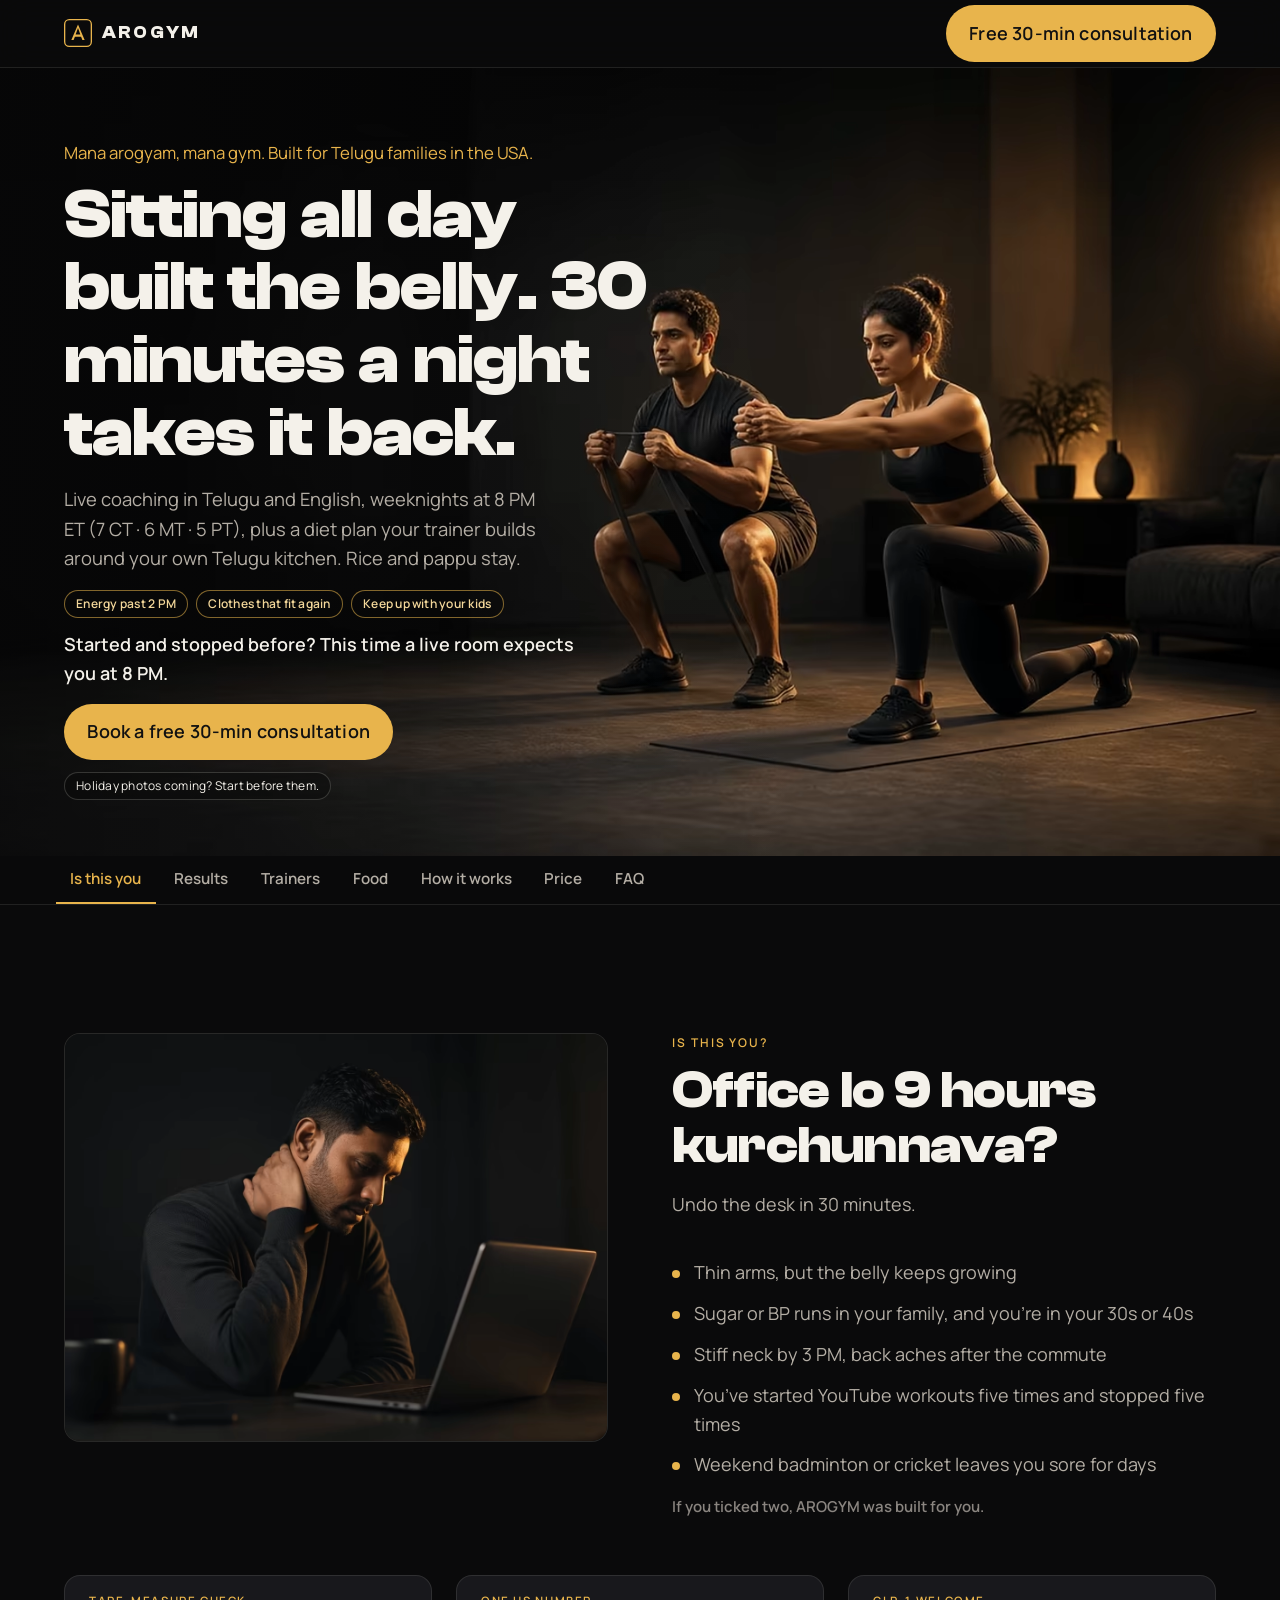
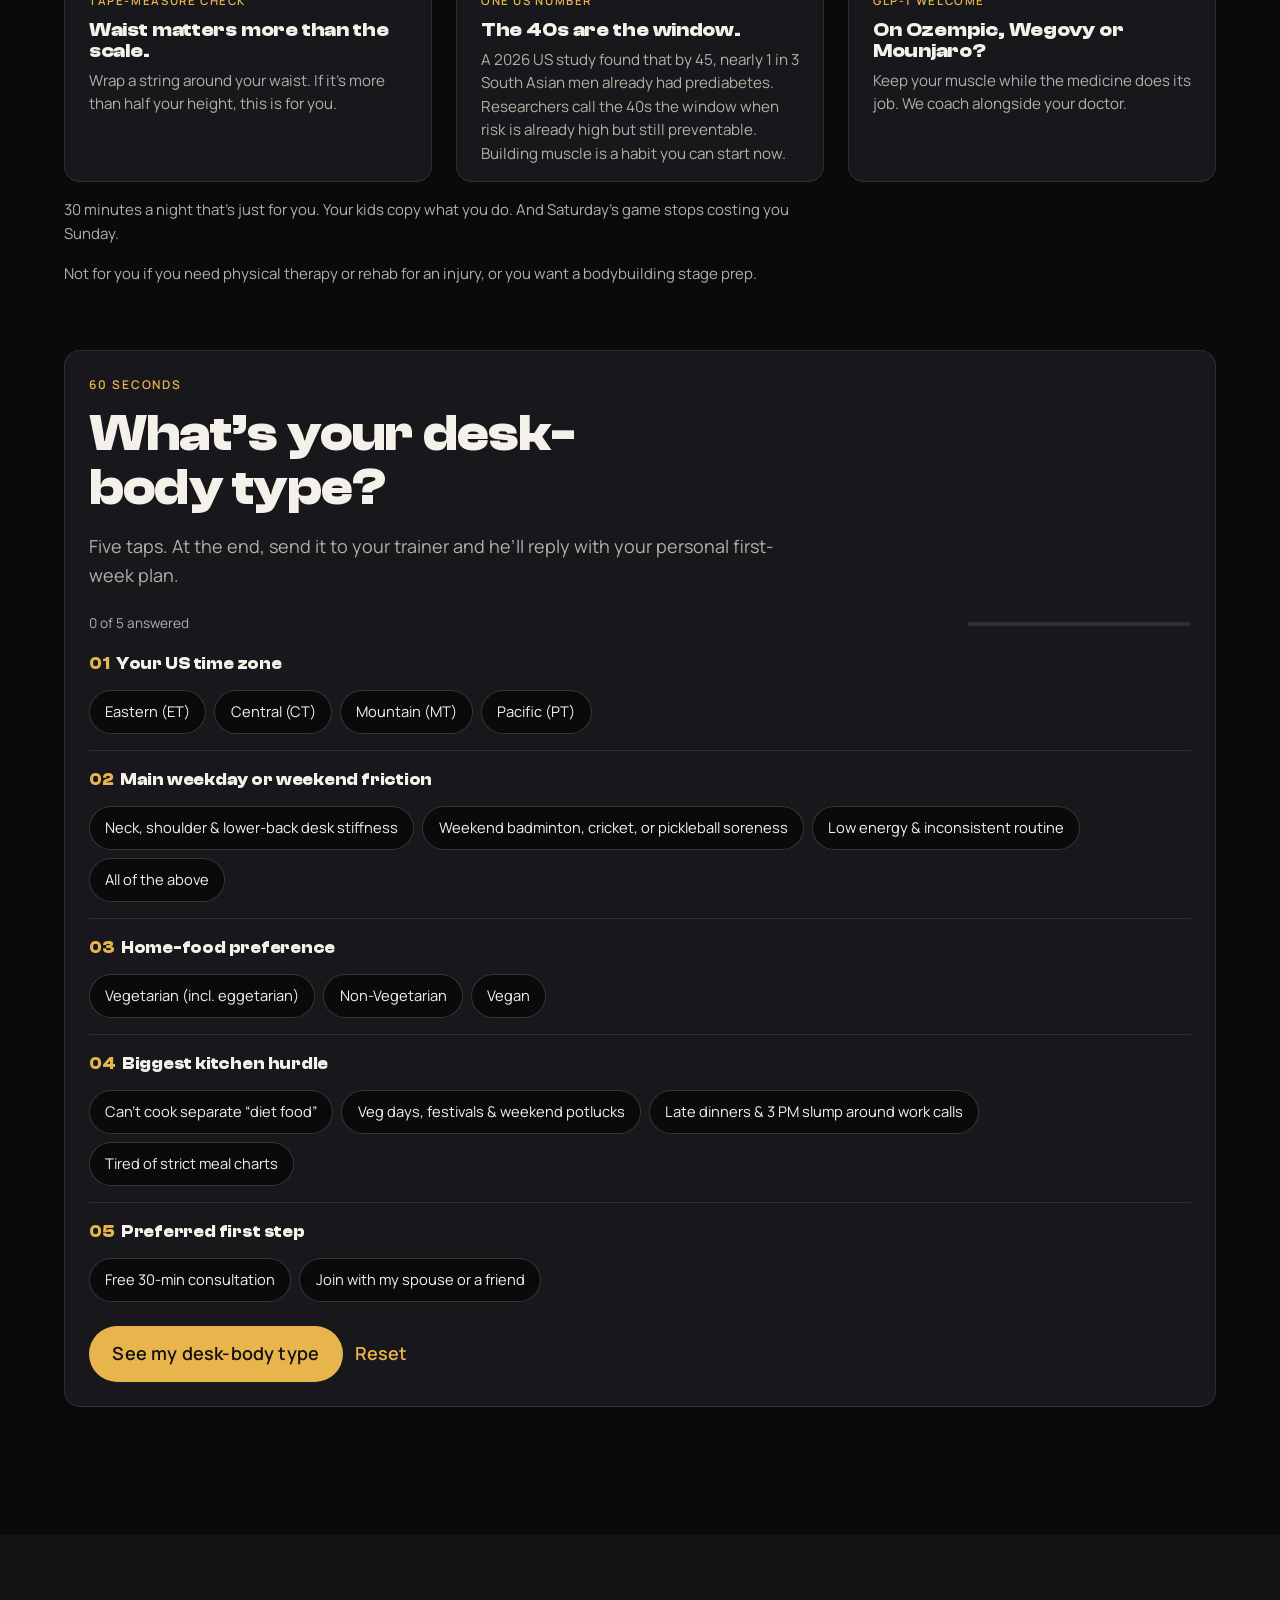
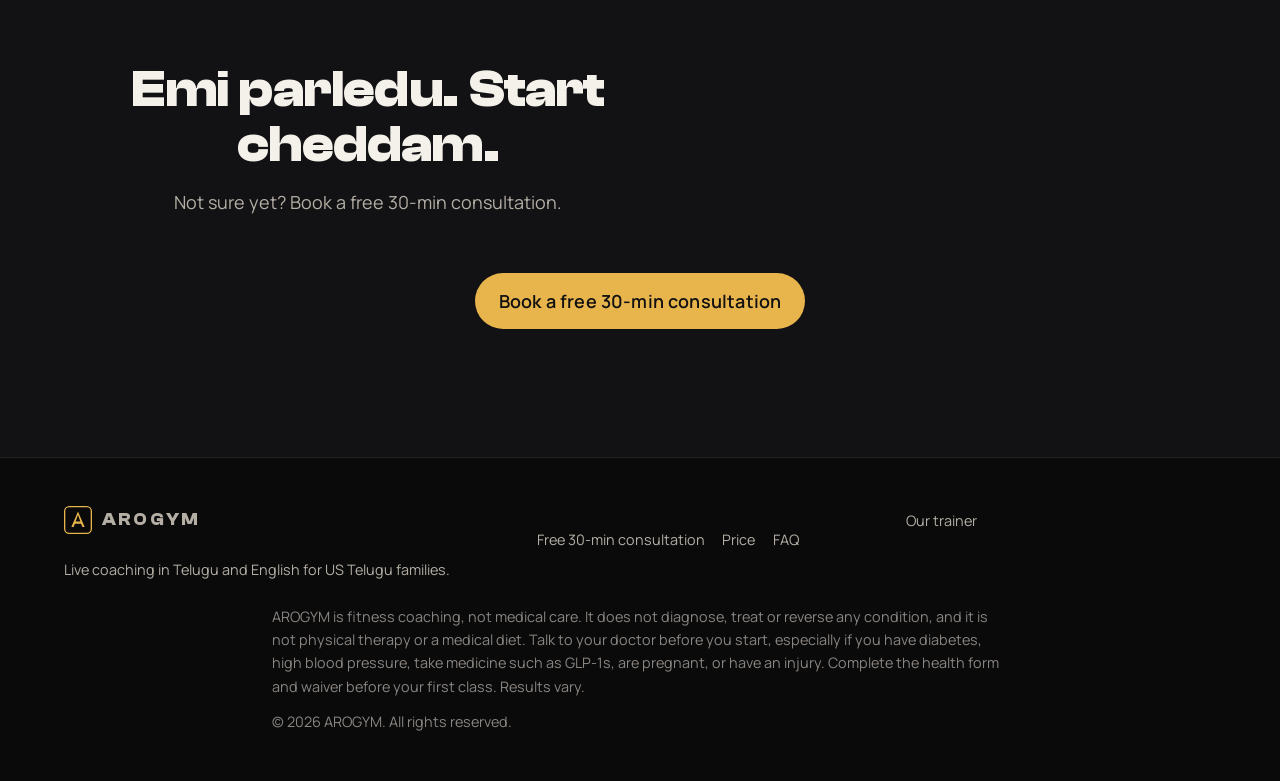
<file: site/index.html>
<!DOCTYPE html>
<html lang="en" class="no-js">
<head>
  <meta charset="utf-8">
  <meta name="viewport" content="width=device-width, initial-scale=1">
  <script>document.documentElement.classList.replace("no-js","js");</script>
  <title>AROGYM — Lose the desk belly. Keep your rice. Live Telugu coaching in the US</title>
  <meta name="description" content="30-minute live Zoom classes in Telugu and English, weeknights at 8 PM ET, with our trainer. Book a free 30-min consultation. 30-day challenge starts Jan 4: $49 for 22 live classes.">
  <meta name="theme-color" content="#0a0a0b">
  <link rel="canonical" href="https://arogym.pages.dev/">
  <meta property="og:type" content="website">
  <meta property="og:url" content="https://arogym.pages.dev/">
  <meta property="og:site_name" content="AROGYM">
  <meta property="og:title" content="AROGYM — Mana arogyam, mana gym.">
  <meta property="og:description" content="Lose the desk belly. Keep your rice. Live Zoom classes in Telugu and English for US Telugu professionals and families. Book a free 30-min consultation.">
  <meta property="og:image" content="https://arogym.pages.dev/img/og-brand-hero.jpg">
  <meta property="og:image:width" content="1200">
  <meta property="og:image:height" content="630">
  <meta property="og:image:alt" content="Two adults training together in a calm dark home studio — AROGYM coaching for strength and mobility.">
  <meta name="twitter:card" content="summary_large_image">
  <meta name="twitter:title" content="AROGYM — Mana arogyam, mana gym.">
  <meta name="twitter:description" content="Lose the desk belly. Keep your rice. Book a free 30-min consultation.">
  <meta name="twitter:image" content="https://arogym.pages.dev/img/og-brand-hero.jpg">
  <link rel="icon" href="favicon.svg" type="image/svg+xml">
  <link rel="preload" href="fonts/clash-display-700.woff2" as="font" type="font/woff2" crossorigin>
  <link rel="preload" href="fonts/manrope-latin.woff2" as="font" type="font/woff2" crossorigin>
  <link rel="preload" href="img/brand-hero.avif" as="image" type="image/avif">
  <link rel="stylesheet" href="fonts.css">
  <link rel="stylesheet" href="styles.css">
</head>
<body>
  <a class="skip" href="#main">Skip to content</a>

  <header class="nav">
    <div class="nav__inner">
      <a class="wordmark" href="#top" aria-label="AROGYM home">
        <img class="wordmark__mark" src="img/mark.svg" width="32" height="32" alt="">
        <span class="wordmark__name">AROGYM</span>
      </a>
      <a class="btn btn--primary nav__cta" href="#consult" data-config="calendlyUrl" data-config-mode="href" data-config-blank="true">Free 30-min consultation</a>
    </div>
  </header>

  <main id="main">
    <!-- 1 · Hero -->
    <section class="hero" id="top" aria-label="AROGYM live coaching">
      <div class="hero__media">
        <picture>
          <source type="image/avif" srcset="img/brand-hero.avif">
          <source type="image/webp" srcset="img/brand-hero.webp">
          <img src="img/brand-hero.jpg" width="1600" height="900" alt="Two adults training together in a calm dark home studio." decoding="async" fetchpriority="high" loading="eager">
        </picture>
      </div>
      <div class="hero__shade" aria-hidden="true"></div>
      <div class="hero__content">
        <p class="hero__eyebrow">Mana arogyam, mana gym. Built for Telugu families in the USA.</p>
        <h1 class="hero__promise">Sitting all day built the belly. 30 minutes a night takes it back.</h1>
        <p class="hero__lead">Live coaching in Telugu and English, weeknights at <span data-config="classTimeLabel">8 PM ET</span> (7 CT · 6 MT · 5 PT), plus a diet plan your trainer builds around your own Telugu kitchen. Rice and pappu stay.</p>
        <ul class="chips chips--benefits" aria-label="What you get">
          <li>Energy past 2 PM</li>
          <li>Clothes that fit again</li>
          <li>Keep up with your kids</li>
        </ul>
        <p class="hero__restart">Started and stopped before? This time a live room expects you at 8 PM.</p>
        <div class="btn-row">
          <a class="btn btn--primary" href="#consult" data-config="calendlyUrl" data-config-mode="href" data-config-blank="true">Book a free 30-min consultation</a>
        </div>
        <ul class="chips">
          <li>Holiday photos coming? Start before them.</li>
          <li data-slot="couplesPrice" hidden><span data-config="couplesPriceLabel"></span></li>
        </ul>
      </div>
    </section>

    <nav class="tabs" aria-label="Sections">
      <div class="tabs__list" role="tablist">
        <a class="tabs__tab is-active" id="tab-is-this-you" href="#is-this-you" role="tab" aria-controls="panel-is-this-you" aria-selected="true">Is this you</a>
        <a class="tabs__tab" id="tab-results" href="#results" role="tab" aria-controls="panel-results" aria-selected="false" tabindex="-1">Results</a>
        <a class="tabs__tab" id="tab-trainers" href="#trainers" role="tab" aria-controls="panel-trainers" aria-selected="false" tabindex="-1">Trainers</a>
        <a class="tabs__tab" id="tab-food" href="#food" role="tab" aria-controls="panel-food" aria-selected="false" tabindex="-1">Food</a>
        <a class="tabs__tab" id="tab-how" href="#how" role="tab" aria-controls="panel-how" aria-selected="false" tabindex="-1">How it works</a>
        <a class="tabs__tab" id="tab-pricing" href="#pricing" role="tab" aria-controls="panel-pricing" aria-selected="false" tabindex="-1">Price</a>
        <a class="tabs__tab" id="tab-faq" href="#faq" role="tab" aria-controls="panel-faq" aria-selected="false" tabindex="-1">FAQ</a>
      </div>
    </nav>


    <div class="tabpanel is-active" id="panel-is-this-you" role="tabpanel" aria-labelledby="tab-is-this-you" tabindex="-1">
    <!-- 2 · Is this you? -->
    <section class="section" id="is-this-you">
      <div class="wrap">
        <div class="feature reveal">
          <figure class="feature__media">
            <picture>
              <source type="image/avif" srcset="img/wfh-posture.avif">
              <source type="image/webp" srcset="img/wfh-posture.webp">
              <img src="img/wfh-posture.jpg" width="1200" height="900" alt="A professional at a laptop desk, stretching a stiff neck." loading="lazy" decoding="async">
            </picture>
          </figure>
          <div>
            <p class="section__kicker">Is this you?</p>
            <h2 class="section__title">Office lo 9 hours kurchunnava?</h2>
            <p class="section__lead">Undo the desk in 30 minutes.</p>
            <ul class="get-list">
              <li>Thin arms, but the belly keeps growing</li>
              <li>Sugar or BP runs in your family, and you’re in your 30s or 40s</li>
              <li>Stiff neck by 3 PM, back aches after the commute</li>
              <li>You’ve started YouTube workouts five times and stopped five times</li>
              <li>Weekend badminton or cricket leaves you sore for days</li>
            </ul>
            <p class="feature__fact"><strong>If you ticked two, AROGYM was built for you.</strong></p>
          </div>
        </div>
        <div class="pref-grid reveal">
          <article class="pref-card">
            <p class="pref-card__kicker">Tape-measure check</p>
            <h3>Waist matters more than the scale.</h3>
            <p>Wrap a string around your waist. If it’s more than half your height, this is for you.</p>
          </article>
          <article class="pref-card">
            <p class="pref-card__kicker">One US number</p>
            <h3>The 40s are the window.</h3>
            <p>A 2026 US study found that by 45, nearly 1 in 3 South Asian men already had prediabetes. Researchers call the 40s the window when risk is already high but still preventable. Building muscle is a habit you can start now.</p>
          </article>
          <article class="pref-card">
            <p class="pref-card__kicker">GLP-1 welcome</p>
            <h3>On Ozempic, Wegovy or Mounjaro?</h3>
            <p>Keep your muscle while the medicine does its job. We coach alongside your doctor.</p>
          </article>
        </div>
        <p class="pref-nuance reveal">30 minutes a night that’s just for you. Your kids copy what you do. And Saturday’s game stops costing you Sunday.</p>
        <p class="pref-nuance reveal">Not for you if you need physical therapy or rehab for an injury, or you want a bodybuilding stage prep.</p>

        <div class="fitcheck reveal" id="fit-check">
          <div class="fitcheck__head">
            <p class="section__kicker">60 seconds</p>
            <h2 class="section__title">What’s your desk-body type?</h2>
            <p class="section__lead">Five taps. At the end, send it to your trainer and he’ll reply with your personal first-week plan.</p>
          </div>
          <div id="fitcheck-app" class="fitcheck__app">
            <p class="consult__fallback">The quiz needs JavaScript. Jump to the <a href="#consult" data-config="calendlyUrl" data-config-mode="href" data-config-blank="true">free 30-min consultation</a> instead.</p>
          </div>
        </div>
      </div>
    </section>
    </div>

    <div class="tabpanel" id="panel-results" role="tabpanel" aria-labelledby="tab-results" tabindex="-1">
    <!-- 3 · Watch one class (hidden slot: add a real class clip, then set slots.classVideo = true) -->
    <section class="section section--alt" id="watch" data-slot="classVideo" hidden>
      <div class="wrap">
        <p class="section__kicker">Watch one class</p>
        <h2 class="section__title">See a real AROGYM class.</h2>
        <div class="slot-body" data-slot-body="classVideo"><!-- TODO: real class video embed goes here --></div>
      </div>
    </section>

    <!-- 4 · Real people, real numbers (slot ON: Manu-supplied proof, Nov 25) -->
    <section class="section" id="results" data-slot="testimonials">
      <div class="wrap">
        <p class="section__kicker">Real people, real numbers</p>
        <h2 class="section__title">People like you already did it.</h2>
        <div class="slot-body" data-slot-body="testimonials">
          <div class="proof-photos proof-photos--results">
            <figure class="proof-photo proof-photo--tagged">
              <span class="proof-tag proof-tag--before" aria-hidden="true">Before</span><span class="proof-tag proof-tag--after" aria-hidden="true">After</span>
              <picture>
                <source type="image/avif" srcset="img/proof-kurta.avif">
                <source type="image/webp" srcset="img/proof-kurta.webp">
                <img src="img/proof-kurta.jpg" width="640" height="640" alt="Before and after photos of a woman in a kurta, one of our trainer’s in-person clients." loading="lazy" decoding="async">
              </picture>
            </figure>
            <figure class="proof-photo">
              <picture>
                <source type="image/avif" srcset="img/proof-back.avif">
                <source type="image/webp" srcset="img/proof-back.webp">
                <img src="img/proof-back.jpg" width="584" height="532" alt="Before and after back view of a man in a gym locker room, one of our trainer’s in-person clients." loading="lazy" decoding="async">
              </picture>
            </figure>
          </div>
          <p class="proof-note">Results from our trainer’s in-person clients in Hyderabad. Individual results vary.</p>
          <a class="proof-link" href="https://www.instagram.com/reel/C2hdXPsRw-4/" rel="noopener noreferrer" target="_blank">
            <span class="proof-link__tag">Instagram reel · Torque Fitness</span>
            <span class="proof-link__title">Watch Vaishnavi’s 3-month journey →</span>
          </a>
          <!-- HOLD until Manu confirms: ba-kid.jpg (minor), ba-locker-front-unlabeled.jpg -->
        </div>
      </div>
    </section>
    </div>

    <div class="tabpanel" id="panel-trainers" role="tabpanel" aria-labelledby="tab-trainers" tabindex="-1">
    <!-- 7 · Trainers -->
    <section class="section" id="trainers">
      <span id="anish" class="anchor-alias" aria-hidden="true"></span>
      <div class="wrap">
        <p class="section__kicker">Trainers</p>
        <h2 class="section__title">Mee trainers.</h2>
        <article class="trainer-card reveal" aria-labelledby="trainer-anish">
          <div class="trainer-card__head">
            <figure class="trainer-card__photo">
              <picture>
                <source type="image/avif" srcset="img/trainer.avif">
                <source type="image/webp" srcset="img/trainer.webp">
                <img src="img/trainer.jpg" width="600" height="800" alt="Coach Anish Jakkula seated on a gym bench, taking a mirror photo." loading="lazy" decoding="async">
              </picture>
            </figure>
            <div class="trainer-card__body">
              <p class="trainer-card__label">Advanced Premier Trainer</p>
              <h3 class="trainer-card__name" id="trainer-anish">Anish Jakkula</h3>
              <p class="trainer-card__years"><strong>11 years</strong> coaching in Hyderabad</p>
              <p>Anish helps busy professionals get strong without a gym. He speaks your language, knows your kitchen, and coaches you live, not through an app. His clients include Torque Fitness members in Hyderabad.</p>
              <!-- Hidden slot: verified certifications + people coached. Set slots.coachCredentials = true when real. -->
              <ul class="get-list" data-slot="coachCredentials" hidden>
                <li data-config="coachCertsLabel"></li>
                <li data-config="coachClientsLabel"></li>
              </ul>
              <p><a href="https://www.instagram.com/anish_jakkula" rel="noopener noreferrer">Instagram @anish_jakkula</a></p>
            </div>
          </div>
          <h4 class="trainer-card__sub">Client results with Anish</h4>
          <div class="proof-photos proof-photos--two">
            <figure class="proof-photo">
              <picture>
                <source type="image/avif" srcset="img/proof-vivek.avif">
                <source type="image/webp" srcset="img/proof-vivek.webp">
                <img src="img/proof-vivek.jpg" width="592" height="582" alt="Before and after photos of a young man, one of Anish’s in-person clients." loading="lazy" decoding="async">
              </picture>
              <figcaption>60 days, 13 kg</figcaption>
            </figure>
            <figure class="proof-photo">
              <picture>
                <source type="image/avif" srcset="img/proof-reddy.avif">
                <source type="image/webp" srcset="img/proof-reddy.webp">
                <img src="img/proof-reddy.jpg" width="588" height="557" alt="Before and after photos of a young man at a Hyderabad gym, one of Anish’s in-person clients." loading="lazy" decoding="async">
              </picture>
              <figcaption>4 months, 13 kg</figcaption>
            </figure>
          </div>
          <p class="proof-note">Results from Anish’s in-person clients in Hyderabad. Individual results vary.</p>
          <h4 class="trainer-card__sub">What his clients say</h4>
          <div class="proof-quotes">
            <blockquote class="proof-quote">
              <p>“I have been training with Anish for more than three months now... his expertise and passion for fitness was evident. He introduced me to new movements and advanced training where I learnt so much about proper form and techniques. These have not only improved my workouts but also boosted my confidence.”</p>
              <footer><strong>Preethi R.</strong><span>Google review, trained with Anish at Torque Fitness, Hyderabad</span></footer>
            </blockquote>
            <blockquote class="proof-quote">
              <p>“I have been training at Torque Fitness with Anish for the last 3 months... Anish’s expertise and knowledge has been very helpful and I have noticed significant changes in my body since I started.”</p>
              <footer><strong>Divya A.</strong><span>Google review, trained with Anish at Torque Fitness, Hyderabad</span></footer>
            </blockquote>
            <blockquote class="proof-quote">
              <p>“Anish is an exceptional trainer... His expertise, clear communication, and motivating approach make working out both effective and enjoyable.”</p>
              <footer><strong>Sridevi K.</strong><span>Google review, trained with Anish at Torque Fitness, Hyderabad</span></footer>
            </blockquote>
            <blockquote class="proof-quote">
              <p>“Anish is an amazing trainer! He really knows his stuff and makes workouts fun and effective... If you want to reach your fitness goals with someone who cares, Anish is the guy to go to!”</p>
              <footer><strong>Chaitanya P.</strong><span>Google review, trained with Anish at Torque Fitness, Hyderabad</span></footer>
            </blockquote>
          </div>
        </article>
        <article class="trainer-card trainer-card--soon" aria-label="More trainers coming soon">
          <p class="trainer-card__label">Coming soon</p>
          <h3 class="trainer-card__name">More trainers coming soon.</h3>
          <p>We’re adding more Telugu-speaking coaches. Anish leads the Jan 4 challenge.</p>
        </article>
      </div>
    </section>
    </div>

    <div class="tabpanel" id="panel-food" role="tabpanel" aria-labelledby="tab-food" tabindex="-1">
    <!-- 5 · Your food stays -->
    <section class="section" id="food">
      <div class="wrap">
        <div class="feature reveal">
          <figure class="feature__media">
            <picture>
              <source type="image/avif" srcset="img/food-home.avif">
              <source type="image/webp" srcset="img/food-home.webp">
              <img src="img/food-home.jpg" width="1200" height="900" alt="Hands tempering spices in an iron pan on a home stove." loading="lazy" decoding="async">
            </picture>
          </figure>
          <div>
            <p class="section__kicker te">మన ఇంటి భోజనం</p>
            <h2 class="section__title">Mee food stays. No foreign meal plans. No quitting rice.</h2>
            <p class="section__lead">Pappu-annam, pesarattu, chicken curry, curd rice: we work with what your family already eats. Small swaps, more protein, smarter portions, and a plan for Sankranti sweets.</p>
            <p class="section__lead">No fixed recipes or diet charts. Your trainer customizes your plan around the Telugu food you usually cook at home.</p>
            <ul class="chips chips--static">
              <li>Veg</li><li>Non-veg</li><li>Eggetarian</li><li>Vegan</li>
            </ul>
          </div>
        </div>
        <ul class="food-gallery">
          <li>
            <figure class="food-card">
              <img src="images/food/pesarattu.webp" width="800" height="600" alt="Folded green pesarattu on a plate beside a small bowl of green chutney." loading="lazy" decoding="async">
              <figcaption><span class="food-card__name">Pesarattu</span></figcaption>
            </figure>
          </li>
          <li>
            <figure class="food-card">
              <img src="images/food/pappu-rice.webp" width="800" height="600" alt="Steamed white rice next to a bowl of tomato pappu and a cucumber salad." loading="lazy" decoding="async">
              <figcaption><span class="food-card__name">Pappu &amp; rice</span></figcaption>
            </figure>
          </li>
          <li>
            <figure class="food-card">
              <img src="images/food/ragi-mudde.webp" width="800" height="600" alt="Two dark ragi sangati balls on a steel plate beside a bowl of green curry." loading="lazy" decoding="async">
              <figcaption><span class="food-card__name">Ragi sangati</span></figcaption>
            </figure>
          </li>
          <li>
            <figure class="food-card">
              <img src="images/food/chicken-curry.webp" width="800" height="600" alt="Andhra chicken curry on a plate with brown rice and a chopped salad." loading="lazy" decoding="async">
              <figcaption><span class="food-card__name">Andhra chicken curry</span></figcaption>
            </figure>
          </li>
          <li>
            <figure class="food-card">
              <img src="images/food/paneer-tikka.webp" width="800" height="600" alt="Grilled paneer tikka with peppers and onion, served with lemon and cucumber." loading="lazy" decoding="async">
              <figcaption><span class="food-card__name">Paneer tikka</span></figcaption>
            </figure>
          </li>
          <li>
            <figure class="food-card">
              <img src="images/food/idli-sambar.webp" width="800" height="600" alt="Four idlis on a banana leaf with bowls of sambar and coconut chutney." loading="lazy" decoding="async">
              <figcaption><span class="food-card__name">Idli &amp; sambar</span></figcaption>
            </figure>
          </li>
          <li>
            <figure class="food-card">
              <img src="images/food/vegetable-upma.webp" width="800" height="600" alt="Vegetable upma in a steel bowl, with peas, carrots, beans, and curry leaves." loading="lazy" decoding="async">
              <figcaption><span class="food-card__name">Vegetable upma</span></figcaption>
            </figure>
          </li>
          <li>
            <figure class="food-card">
              <img src="images/food/hyderabadi-biryani.webp" width="800" height="600" alt="Hyderabadi biryani with chicken, a boiled egg, salad, and raita." loading="lazy" decoding="async">
              <figcaption><span class="food-card__name">Hyderabadi biryani</span></figcaption>
            </figure>
          </li>
        </ul>
        <p class="food-gallery__note">Food images are AI-generated illustrations.</p>
      </div>
    </section>
    </div>

    <div class="tabpanel" id="panel-how" role="tabpanel" aria-labelledby="tab-how" tabindex="-1">
    <!-- 6 · How it works -->
    <section class="section" id="how">
      <div class="wrap">
        <p class="section__kicker reveal">How it works</p>
        <h2 class="section__title reveal">Ela pani chestundi? 3 steps.</h2>
        <ol class="steps steps--three">
          <li class="step reveal">
            <div class="step__num" aria-hidden="true">01</div>
            <h3>Book a free 30-min consultation</h3>
            <p>Talk with your trainer about your week and the food you already cook. Bring your spouse, your amma, your roommate.</p>
            <a class="btn btn--primary" href="#consult" data-config="calendlyUrl" data-config-mode="href" data-config-blank="true">Book a free 30-min consultation</a>
          </li>
          <li class="step reveal">
            <div class="step__num" aria-hidden="true">02</div>
            <h3>Join the 30 days</h3>
            <p>Jan 4 to Feb 2, weeknights at <span data-config="classTimeLabel">8 PM ET</span>. Every class is recorded, so you can watch later if 5 PM PT is too early.</p>
            <a href="#pricing">See the price</a>
          </li>
          <li class="step reveal">
            <div class="step__num" aria-hidden="true">03</div>
            <h3>Show up. Your trainer does the rest.</h3>
            <p>Mee body, mee pace. Mee trainer adjusts every move for you, plus a weekly food check-in on WhatsApp.</p>
          </li>
        </ol>
      </div>
    </section>



    <!-- Consult -->
    <section class="section section--alt" id="consult">
      <div class="wrap">
        <div class="consult reveal">
          <div class="consult__intro">
            <p class="section__kicker">Free 1:1 call</p>
            <h2 class="section__title">Talk to your trainer for 30 minutes.</h2>
            <p class="section__lead">Leave with 3 moves and 1 food change, whether you join or not. Times show in your own US time zone.</p>
          </div>
          <div id="consult-prefill-banner" class="consult__prefill-banner" hidden></div>
          <div id="consult-booking" class="consult__booking">
            <p class="consult__fallback">The time picker needs JavaScript. <a href="#consult" data-config="calendlyUrl" data-config-mode="href" data-config-blank="true">Book a free 30-min consultation</a>, or <a href="#trainers">message our trainer</a> with your US time zone and a few times that work.</p>
          </div>
        </div>
      </div>
    </section>
    </div>

    <div class="tabpanel" id="panel-pricing" role="tabpanel" aria-labelledby="tab-pricing" tabindex="-1">
    <!-- 8 · Price -->
    <section class="section" id="pricing">
      <div class="wrap">
        <p class="section__kicker reveal">The 30-day challenge</p>
        <h2 class="section__title reveal">Okka price. 22 live classes.</h2>
        <p class="section__lead reveal">$<span data-config="earlyBirdPrice">49</span> for 22 live classes, Jan 4 to Feb 2, every weekday. Under $2.50 a class. Founding price until Dec 24, then $<span data-config="standardPrice">79</span>.</p>
        <p class="section__lead reveal" data-enroll-status>Enrollment opens December 14, 2026.</p>
        <div class="price-grid">
          <article class="price-card price-card--featured reveal" data-early-bird-card>
            <p class="price-card__label" data-early-bird-state>Founding price, through December 24, 2026</p>
            <p class="price-card__amt"><span>$</span><span data-config="earlyBirdPrice">49</span></p>
            <p>22 live classes plus recordings.</p>
            <!-- TODO: Stripe Payment Link — Founding $49 -->
            <a class="btn btn--primary" href="#" data-config="stripeEarlyBird" data-config-mode="href" data-todo="stripe-early-bird">Join at $<span data-config="earlyBirdPrice">49</span></a>
          </article>
          <article class="price-card reveal">
            <p class="price-card__label">After Dec 24</p>
            <p class="price-card__amt"><span>$</span><span data-config="standardPrice">79</span></p>
            <p>Same 22 classes, enrollment through <span data-config="enrollEndLabel">January 2, 2027</span>.</p>
            <!-- TODO: Stripe Payment Link — Standard $79 -->
            <a class="btn btn--ghost" href="#" data-config="stripeStandard" data-config-mode="href" data-todo="stripe-standard">Join at $<span data-config="standardPrice">79</span></a>
          </article>
          <!-- Hidden slot: couples price. Set couplesPrice + slots.couplesPrice = true once Manu decides. -->
          <article class="price-card reveal" data-slot="couplesPrice" hidden>
            <p class="price-card__label">Couples</p>
            <p class="price-card__amt"><span>$</span><span data-config="couplesPrice"></span></p>
            <p data-config="couplesPriceLabel"></p>
            <a class="btn btn--ghost" href="#" data-config="stripeCouples" data-config-mode="href" data-todo="stripe-couples">Join together</a>
          </article>
        </div>
        <div class="value-anchor reveal">
          <p class="value-anchor__tag">Not sure yet?</p>
          <h3><a href="#consult" data-config="calendlyUrl" data-config-mode="href" data-config-blank="true">Book a free 30-min consultation</a></h3>
        </div>
        <!-- Hidden slot: founding families wall (real names with permission only). -->
        <div class="slot-body reveal" data-slot="foundingWall" hidden><!-- TODO: founding families --></div>
        <p class="price-note">Prices in USD, paid through Stripe. Coaching, not medical advice; see the note at the bottom of the page.</p>
      </div>
    </section>
    </div>

    <div class="tabpanel" id="panel-faq" role="tabpanel" aria-labelledby="tab-faq" tabindex="-1">
    <!-- 9 · FAQ -->
    <section class="section" id="faq">
      <div class="wrap">
        <p class="section__kicker reveal">FAQ</p>
        <h2 class="section__title reveal">Doubts unnaya?</h2>
        <div class="faq reveal">
          <details>
            <summary>Can I eat rice?</summary>
            <p>Yes. We work on portions and what goes with your rice, not on quitting it.</p>
          </details>
          <details>
            <summary>I’m vegetarian. How do I get protein?</summary>
            <p>Your trainer helps you add protein from the food your family already cooks, whether you’re veg, eggetarian or vegan. Small swaps, not a new menu.</p>
          </details>
          <details>
            <summary>Can my wife and I join together?</summary>
            <p>Yes. Two mats in one living room works great. Ask your trainer about joining as a household on your free call.</p>
          </details>
          <details>
            <summary>What if I’m the heaviest one there?</summary>
            <p>Everyone starts somewhere. Your trainer gives an easier version of every move, and you go at your own pace.</p>
          </details>
          <details>
            <summary>What if I miss a class?</summary>
            <p>Every class is recorded, so you can catch up the same night or the next morning.</p>
          </details>
          <details>
            <summary>I’m on Ozempic or Mounjaro. Can I join?</summary>
            <p>Yes, alongside your doctor. Strength work helps you keep muscle while the medicine does its job. Tell your doctor you’re starting, and mention it on your health form.</p>
          </details>
          <details>
            <summary>Do I need equipment?</summary>
            <p>No. A bit of floor space and your phone or laptop. A mat helps.</p>
          </details>
          <details>
            <summary>Is there a health form?</summary>
            <p>Yes. A short PAR-Q health form and a waiver, both before your first class. <!-- TODO: Tally URLs --><a href="#" data-config="tallyHealth" data-config-mode="href" data-todo="tally-health">Health form</a> · <a href="#" data-config="tallyWaiver" data-config-mode="href" data-todo="tally-waiver">Waiver</a></p>
          </details>
        </div>
        <details class="science reveal">
          <summary>The science</summary>
          <ul>
            <li>Prediabetes by 45 in South Asian men, and the 40s as a preventable window: MASALA + MESA cohorts, <em>Journal of the American Heart Association</em>, Feb 2026. Reported by <a href="https://www.downtoearth.org.in/health/diabetes-risk-rises-early-for-south-asians-in-us-despite-healthy-lifestyle-researchers-warn" rel="noopener noreferrer">Down To Earth</a> and <a href="https://theprint.in/health/south-asians-eat-better-yet-have-higher-risk-of-diabetes-heart-disease-by-45-us-study-flags-paradox/2853614" rel="noopener noreferrer">ThePrint</a>.</li>
            <li>Waist under half your height: <a href="https://www.nice.org.uk/news/articles/keep-the-size-of-your-waist-to-less-than-half-of-your-height-nice--recommends" rel="noopener noreferrer">NICE guidance, 2022</a>.</li>
            <li>Protein and strength training to keep muscle on GLP-1 medicines: <a href="https://www.healthline.com/health-news/protein-muscle-loss-weight-loss-drugs" rel="noopener noreferrer">Healthline, July 2025</a>.</li>
          </ul>
        </details>
      </div>
    </section>
    </div>

    <!-- Closing -->
    <section class="section section--alt" id="start">
      <div class="wrap closing reveal">
        <h2 class="section__title">Emi parledu. Start cheddam.</h2>
        <p class="section__lead">Not sure yet? Book a free 30-min consultation.</p>
        <a class="btn btn--primary" href="#consult" data-config="calendlyUrl" data-config-mode="href" data-config-blank="true">Book a free 30-min consultation</a>
      </div>
    </section>
  </main>

  <!-- 10 · Disclaimer, contact, footer -->
  <footer class="footer">
    <div class="wrap footer__grid">
      <div>
        <a class="wordmark" href="#top">
          <img class="wordmark__mark" src="img/mark.svg" width="32" height="32" alt="">
          <span class="wordmark__name">AROGYM</span>
        </a>
        <p class="footer__blurb">Live coaching in Telugu and English for US Telugu families.</p>
      </div>
      <nav aria-label="Footer">
        <a href="#consult" data-config="calendlyUrl" data-config-mode="href" data-config-blank="true">Free 30-min consultation</a>
        <a href="#pricing">Price</a>
        <a href="#faq">FAQ</a>
      </nav>
      <div>
        <a href="#trainers">Our trainer</a>
        <!-- Hidden slot: contact. Set whatsappNumberLabel / contactEmail and slots.contact = true. -->
        <p data-slot="contact" hidden>
          <a href="#" data-config="whatsappChat" data-config-mode="href"><span data-config="whatsappNumberLabel"></span></a><br>
          <a href="#" data-config="contactEmail" data-config-mode="mailto"></a>
        </p>
      </div>
    </div>
    <div class="wrap footer__fine">
      <p>AROGYM is fitness coaching, not medical care. It does not diagnose, treat or reverse any condition, and it is not physical therapy or a medical diet. Talk to your doctor before you start, especially if you have diabetes, high blood pressure, take medicine such as GLP-1s, are pregnant, or have an injury. Complete the health form and waiver before your first class. Results vary.</p>
      <p style="margin-top:0.75rem">© 2026 AROGYM. All rights reserved.</p>
    </div>
  </footer>

  <div class="cta-bar" role="region" aria-label="Free consultation">
    <p class="cta-bar__meta"><strong>Free 30-min consultation</strong></p>
    <a class="btn btn--primary" href="#consult" data-config="calendlyUrl" data-config-mode="href" data-config-blank="true">Book now</a>
  </div>

  <script src="config.js" defer></script>
  <script src="consult.js" defer></script>
  <script src="tabs.js" defer></script>
</body>
</html>
</file>
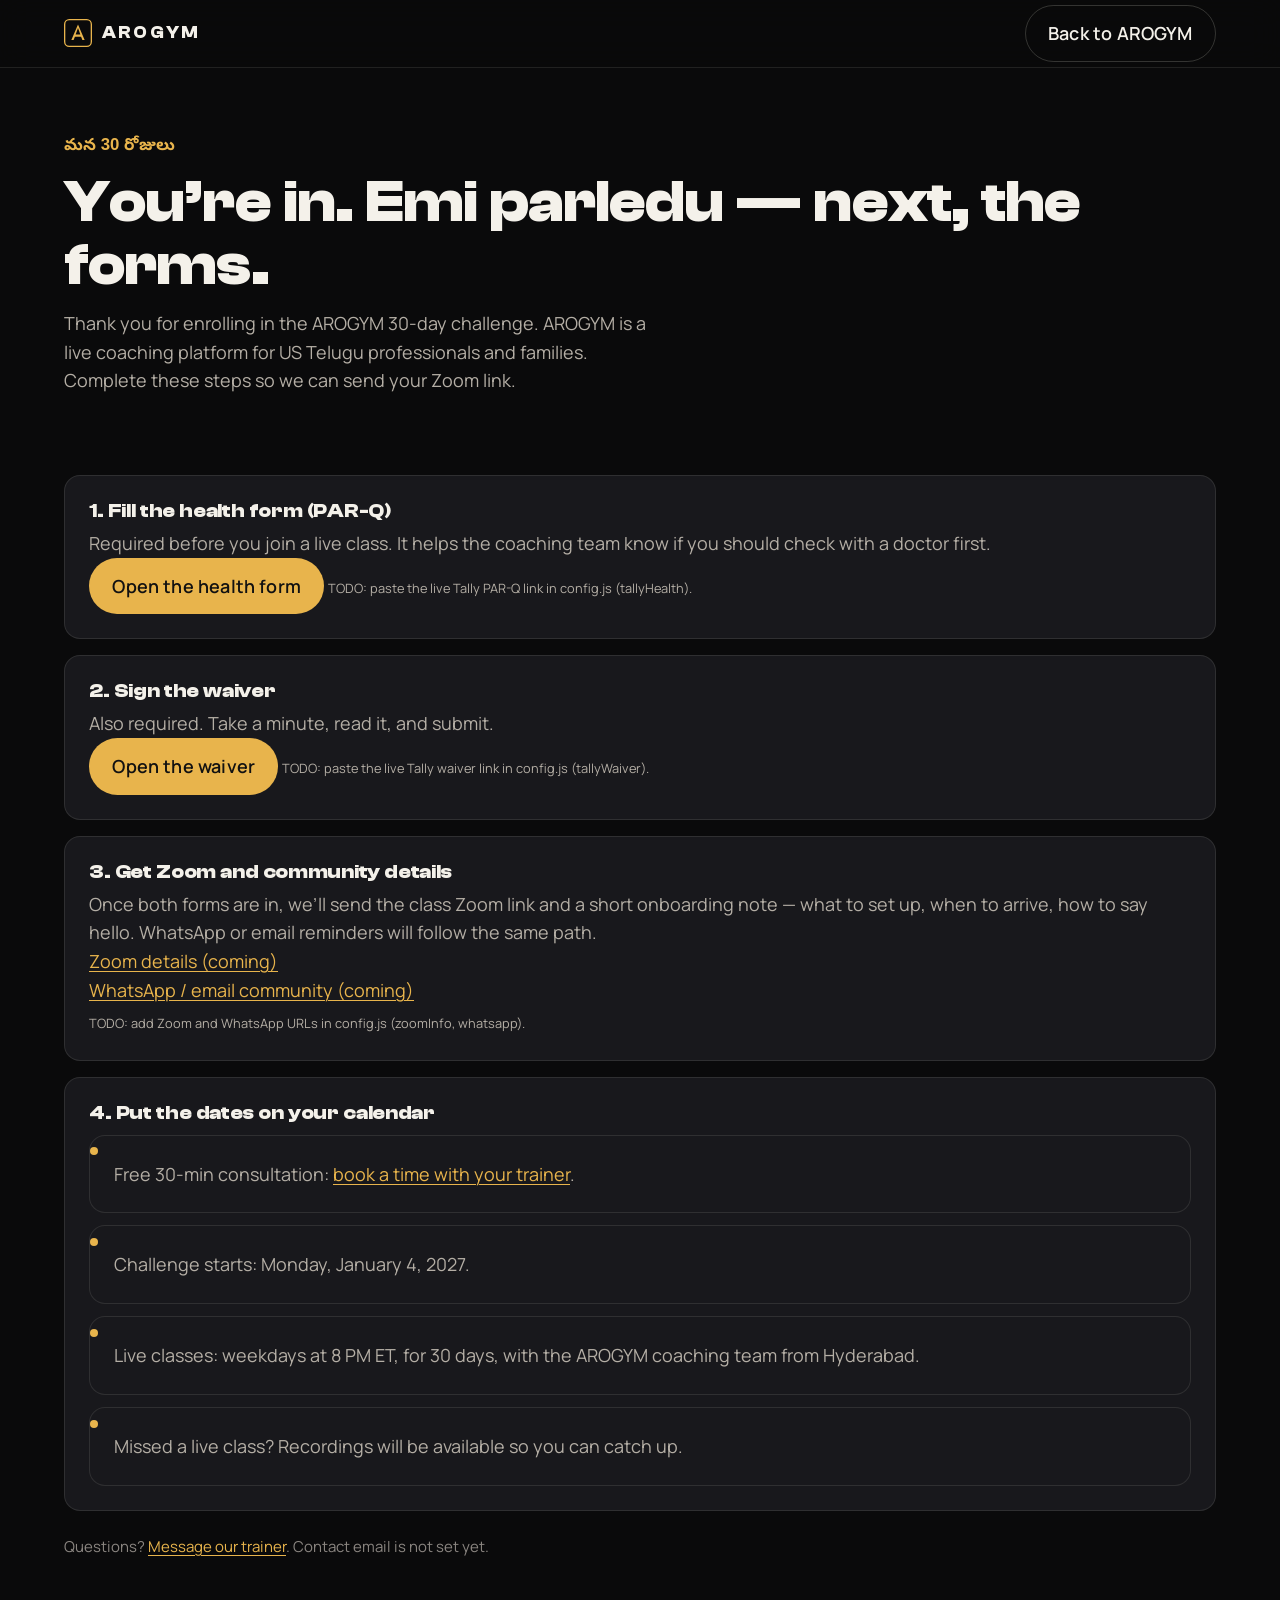
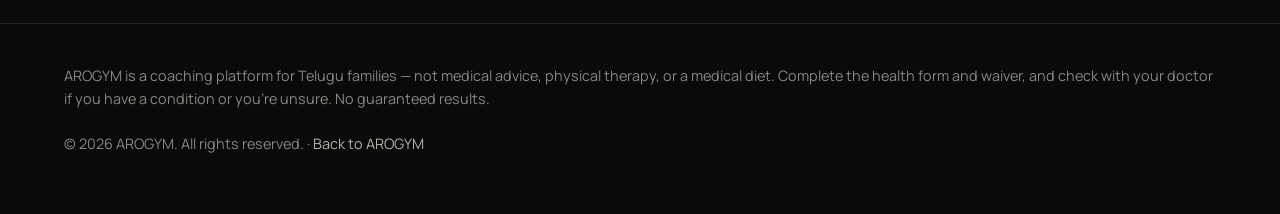
<file: site/thank-you.html>
<!DOCTYPE html>
<html lang="en" class="no-js">
<head>
  <meta charset="utf-8">
  <meta name="viewport" content="width=device-width, initial-scale=1">
  <script>document.documentElement.classList.replace("no-js","js");</script>
  <title>Thank you — AROGYM</title>
  <meta name="description" content="Next steps after enrolling in the AROGYM 30-day challenge — health form, waiver, Zoom, and calendar. AROGYM is a live coaching platform for US Telugu families.">
  <meta name="robots" content="noindex">
  <meta name="theme-color" content="#0a0a0b">
  <link rel="icon" href="favicon.svg" type="image/svg+xml">
  <link rel="preload" href="fonts/clash-display-700.woff2" as="font" type="font/woff2" crossorigin>
  <link rel="preload" href="fonts/manrope-latin.woff2" as="font" type="font/woff2" crossorigin>
  <link rel="stylesheet" href="fonts.css">
  <link rel="stylesheet" href="styles.css">
</head>
<body>
  <a class="skip" href="#main">Skip to content</a>
  <header class="nav">
    <div class="nav__inner">
      <a class="wordmark" href="index.html" aria-label="AROGYM home">
        <img class="wordmark__mark" src="img/mark.svg" width="32" height="32" alt="">
        <span class="wordmark__name">AROGYM</span>
      </a>
      <a class="btn btn--ghost nav__cta" href="index.html">Back to AROGYM</a>
    </div>
  </header>

  <main id="main" class="wrap">
    <header class="page-head reveal">
      <p class="hero__eyebrow te">మన 30 రోజులు</p>
      <h1>You’re in. Emi parledu — next, the forms.</h1>
      <p class="section__lead">Thank you for enrolling in the AROGYM 30-day challenge. AROGYM is a live coaching platform for US Telugu professionals and families. Complete these steps so we can send your Zoom link.</p>
    </header>

    <ol class="next">
      <li class="reveal">
        <h2>1. Fill the health form (PAR-Q)</h2>
        <p>Required before you join a live class. It helps the coaching team know if you should check with a doctor first.</p>
        <!-- TODO: Tally PAR-Q / health form URL -->
        <a class="btn btn--primary" href="#" data-config="tallyHealth" data-config-mode="href" data-todo="tally-health">Open the health form</a>
        <p class="todo-note">TODO: paste the live Tally PAR-Q link in config.js (tallyHealth).</p>
      </li>
      <li class="reveal">
        <h2>2. Sign the waiver</h2>
        <p>Also required. Take a minute, read it, and submit.</p>
        <!-- TODO: Tally waiver URL -->
        <a class="btn btn--primary" href="#" data-config="tallyWaiver" data-config-mode="href" data-todo="tally-waiver">Open the waiver</a>
        <p class="todo-note">TODO: paste the live Tally waiver link in config.js (tallyWaiver).</p>
      </li>
      <li class="reveal">
        <h2>3. Get Zoom and community details</h2>
        <p>Once both forms are in, we’ll send the class Zoom link and a short onboarding note — what to set up, when to arrive, how to say hello. WhatsApp or email reminders will follow the same path.</p>
        <!-- TODO: Zoom onboarding / WhatsApp invite -->
        <p><!-- TODO: Zoom join details --><a href="#" data-config="zoomInfo" data-config-mode="href" data-todo="zoom-info">Zoom details (coming)</a></p>
        <p><!-- TODO: WhatsApp community invite --><a href="#" data-config="whatsapp" data-config-mode="href" data-todo="whatsapp">WhatsApp / email community (coming)</a></p>
        <p class="todo-note">TODO: add Zoom and WhatsApp URLs in config.js (zoomInfo, whatsapp).</p>
      </li>
      <li class="reveal">
        <h2>4. Put the dates on your calendar</h2>
        <ul class="get-list" style="margin-top:0.75rem">
          <li>Free 30-min consultation: <a href="index.html#consult" data-config="calendlyUrl" data-config-mode="href" data-config-blank="true">book a time with your trainer</a>.</li>
          <li>Challenge starts: <span data-config="challengeStartLabel">Monday, January 4, 2027</span>.</li>
          <li>Live classes: <span data-config="classDaysLabel">weekdays</span> at <span data-config="classTimeLabel">8 PM ET</span>, for 30 days, with the AROGYM coaching team from Hyderabad.</li>
          <li>Missed a live class? Recordings will be available so you can catch up.</li>
        </ul>
      </li>
    </ol>

    <p class="price-note reveal" style="margin-bottom:4rem">Questions? <a href="index.html#trainers">Message our trainer</a>. Contact email is not set yet. <!-- TODO: contact email --></p>
  </main>

  <footer class="footer">
    <div class="wrap">
      <p>AROGYM is a coaching platform for Telugu families — not medical advice, physical therapy, or a medical diet. Complete the health form and waiver, and check with your doctor if you have a condition or you’re unsure. No guaranteed results.</p>
      <p style="margin-top:0.75rem">© 2026 AROGYM. All rights reserved. · <a href="index.html">Back to AROGYM</a></p>
    </div>
  </footer>

  <div class="cta-bar" role="region" aria-label="Health form">
    <p class="cta-bar__meta"><strong>Next step</strong><br>PAR-Q + waiver</p>
    <a class="btn btn--primary" href="#" data-config="tallyHealth" data-config-mode="href" data-todo="tally-health">Health form</a>
  </div>

  <script src="config.js" defer></script>
</body>
</html>
</file>
<file: site/fonts.css>
/* Self-hosted webfonts — font-display: swap; latin (+ Telugu) subsets only */

@font-face {
  font-family: "Clash Display";
  src: url("fonts/clash-display-600.woff2") format("woff2");
  font-weight: 600;
  font-style: normal;
  font-display: swap;
  unicode-range: U+0000-00FF, U+0131, U+0152-0153, U+02BB-02BC, U+02C6, U+02DA, U+02DC, U+0304, U+0308, U+0329, U+2000-206F, U+20AC, U+2122, U+2191, U+2193, U+2212, U+2215, U+FEFF, U+FFFD;
}

@font-face {
  font-family: "Clash Display";
  src: url("fonts/clash-display-700.woff2") format("woff2");
  font-weight: 700;
  font-style: normal;
  font-display: swap;
  unicode-range: U+0000-00FF, U+0131, U+0152-0153, U+02BB-02BC, U+02C6, U+02DA, U+02DC, U+0304, U+0308, U+0329, U+2000-206F, U+20AC, U+2122, U+2191, U+2193, U+2212, U+2215, U+FEFF, U+FFFD;
}

@font-face {
  font-family: "Manrope";
  src: url("fonts/manrope-latin.woff2") format("woff2");
  font-weight: 400 600;
  font-style: normal;
  font-display: swap;
  unicode-range: U+0000-00FF, U+0131, U+0152-0153, U+02BB-02BC, U+02C6, U+02DA, U+02DC, U+0304, U+0308, U+0329, U+2000-206F, U+20AC, U+2122, U+2191, U+2193, U+2212, U+2215, U+FEFF, U+FFFD;
}

@font-face {
  font-family: "Noto Sans Telugu";
  src: url("fonts/noto-sans-telugu-700-telugu.woff2") format("woff2");
  font-weight: 700;
  font-style: normal;
  font-display: swap;
  unicode-range: U+0951-0952, U+0964-0965, U+0B83, U+0C00-0C7F, U+1CD5-1CD6, U+1CD8, U+1CDA, U+1CF2, U+200C-200D, U+25CC;
}
</file>
<file: site/styles.css>
/* AROGYM — premium dark, one gold accent, strict spacing scale */

:root {
  --bg: #0a0a0b;
  --bg-elevated: #121214;
  --bg-card: #18181c;
  --bg-card-hover: #1e1e24;
  --text: #f4f1ea;
  --text-muted: #b4aea5;
  --text-dim: #8a8580;
  --accent: #e8b44c;
  --accent-hover: #f3c56a;
  --accent-soft: rgba(232, 180, 76, 0.14);
  --line: rgba(244, 241, 234, 0.1);
  --line-strong: rgba(244, 241, 234, 0.18);
  --shadow: 0 24px 60px rgba(0, 0, 0, 0.45);
  --font-display: "Clash Display", "Manrope", system-ui, sans-serif;
  --font-body: "Manrope", system-ui, sans-serif;
  --font-te: "Noto Sans Telugu", "Noto Sans", sans-serif;
  --space-1: 0.25rem;
  --space-2: 0.5rem;
  --space-3: 0.75rem;
  --space-4: 1rem;
  --space-5: 1.5rem;
  --space-6: 2.5rem;
  --space-7: 4rem;
  --space-8: 6rem;
  --space-9: 8rem;
  --nav-h: 4.25rem;
  --cta-bar-h: 4.75rem;
  --container: 72rem;
  --measure: 38rem;
  --radius: 1rem;
  --radius-sm: 0.625rem;
  --ease: 180ms ease;
}

*,
*::before,
*::after { box-sizing: border-box; }

html {
  scroll-behavior: smooth;
  background: var(--bg);
  color: var(--text);
}

body {
  margin: 0;
  font-family: var(--font-body);
  font-size: 1.0625rem;
  line-height: 1.6;
  background: var(--bg);
  color: var(--text);
  -webkit-font-smoothing: antialiased;
  text-rendering: optimizeLegibility;
  padding-bottom: calc(var(--cta-bar-h) + 1.25rem + env(safe-area-inset-bottom, 0px));
}

img, picture, svg { display: block; max-width: 100%; height: auto; }
button, input, select, textarea, a { font: inherit; }
h1, h2, h3, h4 { font-family: var(--font-display); font-weight: 700; line-height: 1.05; letter-spacing: -0.015em; word-spacing: 0.08em; margin: 0; }
p { margin: 0; }
ul, ol { margin: 0; padding: 0; list-style: none; }

a {
  color: var(--accent);
  text-decoration-thickness: 1px;
  text-underline-offset: 0.18em;
  transition: color var(--ease);
}
a:hover { color: var(--accent-hover); }

:focus-visible {
  outline: 2px solid var(--accent);
  outline-offset: 3px;
}

.skip {
  position: absolute;
  left: var(--space-4);
  top: -6rem;
  z-index: 100;
  background: var(--accent);
  color: #111;
  font-weight: 600;
  padding: 0.75rem 1rem;
  border-radius: var(--radius-sm);
}
.skip:focus { top: var(--space-4); }

.wrap {
  width: min(100% - 2rem, var(--container));
  margin-inline: auto;
}

.te { font-family: var(--font-te); font-weight: 700; letter-spacing: 0; word-spacing: normal; }
.section__kicker.te {
  letter-spacing: 0;
  word-spacing: normal;
  text-transform: none;
  font-size: 1.05rem;
  font-weight: 700;
}

/* Buttons */
.btn {
  display: inline-flex;
  align-items: center;
  justify-content: center;
  min-height: 44px;
  min-width: 44px;
  padding: 0.8rem 1.4rem;
  border-radius: 999px;
  border: 1px solid transparent;
  font-weight: 600;
  letter-spacing: 0.01em;
  text-decoration: none;
  cursor: pointer;
  transition: background var(--ease), color var(--ease), border-color var(--ease), transform var(--ease);
}
.btn:hover { color: #111; }
.btn--primary {
  background: var(--accent);
  color: #111;
}
.btn--primary:hover {
  background: var(--accent-hover);
  color: #111;
}
.btn--ghost {
  background: transparent;
  color: var(--text);
  border-color: var(--line-strong);
}
.btn--ghost:hover {
  border-color: var(--accent);
  color: var(--accent);
  background: var(--accent-soft);
}
.btn[aria-disabled="true"] { cursor: pointer; }

.btn-row {
  display: flex;
  flex-wrap: wrap;
  gap: var(--space-3);
  align-items: center;
}

/* Nav — sticky on desktop; slim top bar on mobile */
.nav {
  position: relative;
  z-index: 40;
  height: var(--nav-h);
  display: flex;
  align-items: center;
  background: rgba(10, 10, 11, 0.72);
  backdrop-filter: blur(16px);
  border-bottom: 1px solid var(--line);
}
.nav__inner {
  width: min(100% - 2rem, var(--container));
  margin-inline: auto;
  display: flex;
  align-items: center;
  justify-content: space-between;
  gap: var(--space-4);
}
.wordmark {
  display: inline-flex;
  align-items: center;
  gap: 0.6rem;
  text-decoration: none;
  color: var(--text);
  min-height: 44px;
}
.wordmark__mark { width: 1.75rem; height: 1.75rem; flex-shrink: 0; }
.wordmark__name {
  font-family: var(--font-display);
  font-weight: 700;
  font-size: 1.05rem;
  letter-spacing: 0.14em;
}
.nav__links { display: none; }
.nav__cta { display: none; }

/* Hero — brand image, type in the dark left; stacked on mobile so copy never covers faces */
.hero {
  position: relative;
  min-height: 0;
  display: flex;
  flex-direction: column;
  overflow: hidden;
  background: var(--bg);
  padding-bottom: calc(var(--cta-bar-h) + 1.25rem + env(safe-area-inset-bottom, 0px));
}
.hero__media {
  position: relative;
  z-index: 0;
  aspect-ratio: 2 / 1;
  overflow: hidden;
  background: #000;
}
.hero__media picture,
.hero__media img {
  position: absolute;
  inset: 0;
  width: 100%;
  height: 100%;
  display: block;
}
.hero__media img {
  object-fit: cover;
  object-position: 86% 50%;
}
.hero__media::after {
  content: "";
  position: absolute;
  inset: auto 0 0 0;
  height: 40%;
  background: linear-gradient(180deg, transparent, var(--bg));
  pointer-events: none;
}
.hero__shade { display: none; }
.hero__content {
  position: relative;
  z-index: 2;
  width: min(100% - 2rem, var(--container));
  margin-inline: auto;
  padding: var(--space-5) 0 var(--space-4);
  margin-top: -1.5rem;
}
.hero__content::before { content: none; }
.hero__eyebrow {
  color: var(--accent);
  font-size: 1.05rem;
  margin-bottom: var(--space-3);
}
.hero__promise {
  font-size: clamp(2.4rem, 11vw, 4.25rem);
  max-width: 12ch;
  margin-bottom: var(--space-4);
}
.hero__lead {
  font-size: 1.0625rem;
  color: var(--text-muted);
  max-width: 32rem;
  margin-bottom: var(--space-4);
}
.chips {
  display: flex;
  flex-wrap: wrap;
  gap: var(--space-2);
  margin: var(--space-5) 0 0;
  padding: 0;
}
.chips li {
  font-size: 0.8125rem;
  letter-spacing: 0.02em;
  color: var(--text);
  border: 1px solid var(--line-strong);
  background: rgba(10, 10, 11, 0.45);
  border-radius: 999px;
  padding: 0.4rem 0.8rem;
  display: inline-block;
  line-height: 1.35;
}
@media (max-width: 767px) {
  .hero .chips { display: none; }
  .hero__byline { display: none; }
  .hero__content { padding: var(--space-4) 0 var(--space-3); }
  .hero__lead { margin-bottom: var(--space-4); }
  .hero__promise { margin-bottom: var(--space-3); }
}
.hero__tertiary {
  margin: var(--space-4) 0 0;
  font-size: 0.9375rem;
}
@media (max-width: 767px) {
  .hero__tertiary { margin-top: var(--space-2); }
}
.hero__tertiary a {
  color: var(--text-muted);
  text-decoration: none;
  min-height: 44px;
  display: inline-flex;
  align-items: center;
  border-bottom: 1px solid var(--line-strong);
  padding-bottom: 0.1rem;
}
.hero__tertiary a:hover { color: var(--accent); border-color: var(--accent); }

.hero__byline {
  margin: -0.15rem 0 var(--space-5);
  color: var(--text-dim);
  font-size: 0.9375rem;
  max-width: 32rem;
}

/* Sections */
.section { padding: var(--space-7) 0; }
.section--alt { background: var(--bg-elevated); }
.section__kicker {
  color: var(--accent);
  font-size: 0.75rem;
  font-weight: 600;
  letter-spacing: 0.16em;
  text-transform: uppercase;
  margin-bottom: var(--space-3);
}
.section__title {
  font-size: clamp(1.85rem, 6vw, 3.25rem);
  margin-bottom: var(--space-4);
  max-width: 16ch;
}
.section__lead {
  color: var(--text-muted);
  max-width: var(--measure);
  margin-bottom: var(--space-6);
  font-size: 1.125rem;
}

/* Pain / promise */
.pain-grid {
  display: grid;
  gap: var(--space-4);
}
.pain-card {
  background: var(--bg-card);
  border: 1px solid var(--line);
  border-radius: var(--radius);
  padding: var(--space-5);
}
.pain-card h3 {
  font-size: 1.35rem;
  margin-bottom: var(--space-3);
  letter-spacing: -0.02em;
}
.pain-card p { color: var(--text-muted); }

/* Steps */
.steps {
  display: grid;
  gap: var(--space-5);
  counter-reset: step;
}
.step { position: relative; padding-left: 0; }
.step__num {
  font-family: var(--font-display);
  font-weight: 800;
  font-size: 2.75rem;
  color: var(--accent);
  line-height: 1;
  margin-bottom: var(--space-3);
}
.step h3, .step h4 { font-size: 1.4rem; margin-bottom: var(--space-2); }
.step p { color: var(--text-muted); max-width: 34rem; }
.step .btn, .step a { margin-top: var(--space-3); display: inline-flex; }

/* Trainer */
.trainer {
  display: grid;
  gap: var(--space-6);
  align-items: center;
}
.trainer__photo {
  margin: 0;
  border-radius: var(--radius);
  overflow: hidden;
  background: #111;
  border: 1px solid var(--line);
}
.trainer__photo img {
  width: 100%;
  height: auto;
  aspect-ratio: 3 / 4;
  object-fit: cover;
  object-position: center 20%;
}
.trainer__photo figcaption {
  padding: var(--space-3) var(--space-4);
  font-size: 0.8125rem;
  color: var(--text-dim);
}
.trainer__name { font-size: clamp(2rem, 5vw, 3rem); margin: var(--space-2) 0 var(--space-3); }
.trainer__role { color: var(--text-muted); margin-bottom: var(--space-4); }
.trainer__bio { color: var(--text); max-width: 38rem; }
.bio-more {
  margin-top: var(--space-4);
  border-top: 1px solid var(--line);
  padding-top: var(--space-3);
}
.bio-more summary {
  cursor: pointer;
  min-height: 44px;
  display: flex;
  align-items: center;
  font-weight: 600;
  color: var(--accent);
  list-style: none;
}
.bio-more summary::-webkit-details-marker { display: none; }
.bio-more summary::after { content: " +"; margin-left: 0.35rem; }
.bio-more[open] summary::after { content: " –"; }
.bio-more p { margin-top: var(--space-3); color: var(--text-muted); }

/* Consult */
.consult {
  display: grid;
  gap: var(--space-5);
  background: var(--bg-card);
  border: 1px solid var(--line);
  border-radius: var(--radius);
  padding: var(--space-5);
}
.consult .section__title { max-width: 16ch; }
.consult .section__lead { margin-bottom: var(--space-4); }
.consult__note {
  margin-top: var(--space-4);
  color: var(--text-dim);
  font-size: 0.9375rem;
}
.consult__fallback { color: var(--text-muted); }
.consult__booking { min-width: 0; max-width: 100%; }
.consult.is-compact .consult__intro .section__lead,
.consult.is-compact .consult__intro .get-list,
.consult.is-compact .consult__intro .consult-map,
.consult.is-compact .consult__intro .consult__note { display: none; }
.consult.is-compact .consult__intro { margin-bottom: 0; }


/* Consult picker */
.picker { min-width: 0; }
.picker__zone,
.picker__request,
.picker__fine {
  color: var(--text-dim);
  font-size: 0.9375rem;
  margin: 0 0 var(--space-3);
}
.picker__request { color: var(--text-muted); }
.picker__live {
  position: absolute;
  width: 1px;
  height: 1px;
  overflow: hidden;
  clip: rect(0 0 0 0);
  white-space: nowrap;
}
.picker__heading {
  font-size: 1.15rem;
  letter-spacing: -0.015em;
  word-spacing: 0.08em;
  margin: 0 0 var(--space-3);
}
.picker__headrow {
  display: flex;
  flex-wrap: wrap;
  align-items: baseline;
  justify-content: space-between;
  gap: var(--space-2) var(--space-4);
  margin-bottom: var(--space-3);
}
.picker__headrow .picker__heading { margin-bottom: 0; }
.picker__back,
.picker__back:hover {
  appearance: none;
  background: none;
  border: 0;
  padding: 0.5rem 0;
  min-height: 44px;
  color: var(--accent);
  cursor: pointer;
  font: inherit;
  font-weight: 600;
  text-decoration: none;
  text-underline-offset: 0.18em;
}
.picker__back:hover { color: var(--accent-hover); text-decoration: underline; }

.picker__dates {
  display: flex;
  gap: 0.5rem;
  overflow-x: auto;
  overflow-y: hidden;
  overscroll-behavior-x: contain;
  scroll-snap-type: x proximity;
  -webkit-overflow-scrolling: touch;
  padding: 0.15rem 0 0.6rem;
  margin: 0;
  max-width: 100%;
  scrollbar-width: thin;
}
.picker__date {
  flex: 0 0 auto;
  scroll-snap-align: start;
  display: flex;
  flex-direction: column;
  align-items: center;
  justify-content: center;
  gap: 0.05rem;
  min-height: 4.75rem;
  min-width: 4.25rem;
  padding: 0.45rem 0.6rem;
  border-radius: var(--radius-sm);
  border: 1px solid var(--line-strong);
  background: var(--bg);
  color: var(--text);
  cursor: pointer;
  font: inherit;
  line-height: 1.15;
}
.picker__date-dow,
.picker__date-mo {
  font-size: 0.72rem;
  letter-spacing: 0.06em;
  text-transform: uppercase;
  color: var(--text-dim);
  font-weight: 600;
}
.picker__date-num {
  font-family: var(--font-display);
  font-weight: 700;
  font-size: 1.35rem;
  letter-spacing: -0.015em;
}
.picker__date:hover { border-color: var(--accent); background: var(--accent-soft); }
.picker__date.is-selected,
.picker__date[aria-checked="true"] {
  background: var(--accent);
  border-color: var(--accent);
  color: #111;
}
.picker__date.is-selected .picker__date-dow,
.picker__date.is-selected .picker__date-mo,
.picker__date[aria-checked="true"] .picker__date-dow,
.picker__date[aria-checked="true"] .picker__date-mo { color: #3a2e10; }

.picker__panel { min-width: 0; }
.picker__panel.is-hidden { display: none; }
.picker__period { margin-top: var(--space-3); }
.picker__period-label {
  font-size: 0.72rem;
  font-weight: 600;
  letter-spacing: 0.12em;
  text-transform: uppercase;
  color: var(--accent);
  margin: 0 0 var(--space-2);
}
.picker__times {
  display: grid;
  grid-template-columns: 1fr 1fr;
  gap: 0.5rem;
}
.picker__time {
  display: flex;
  flex-direction: column;
  align-items: flex-start;
  justify-content: center;
  gap: 0.15rem;
  min-height: 44px;
  min-width: 0;
  width: 100%;
  padding: 0.55rem 0.7rem;
  border-radius: var(--radius-sm);
  border: 1px solid var(--line-strong);
  background: var(--bg);
  color: var(--text);
  cursor: pointer;
  font: inherit;
  text-align: left;
}
.picker__time-main {
  font-weight: 600;
  font-size: 0.95rem;
}
.picker__time-sub {
  font-size: 0.75rem;
  color: var(--text-dim);
}
.picker__time:hover { border-color: var(--accent); background: var(--accent-soft); }
.picker__time.is-selected,
.picker__time[aria-checked="true"] {
  background: var(--accent);
  border-color: var(--accent);
  color: #111;
}
.picker__time.is-selected .picker__time-sub,
.picker__time[aria-checked="true"] .picker__time-sub { color: #3a2e10; }

.picker__summary {
  font-weight: 600;
  margin: 0 0 var(--space-4);
  color: var(--text);
}
.picker__form { display: grid; gap: var(--space-4); }
.picker__field { display: grid; gap: 0.35rem; min-width: 0; }
.picker__field label { font-weight: 600; font-size: 0.9375rem; }
.picker__field input,
.picker__field select,
.picker__field textarea {
  width: 100%;
  max-width: 100%;
  min-height: 44px;
  padding: 0.7rem 0.9rem;
  border-radius: var(--radius-sm);
  border: 1px solid var(--line-strong);
  background: var(--bg);
  color: var(--text);
  font: inherit;
}
.picker__field textarea { min-height: 5.5rem; resize: vertical; }
.picker__field input:focus-visible,
.picker__field select:focus-visible,
.picker__field textarea:focus-visible {
  outline: 2px solid var(--accent);
  outline-offset: 2px;
  border-color: var(--accent);
}
.picker__hint { margin: 0; color: var(--text-dim); font-size: 0.875rem; }
.picker__error {
  margin: 0;
  color: #f0a3a3;
  font-size: 0.875rem;
}
.picker__submit { justify-self: start; min-width: 12rem; }
.picker__submit:disabled { opacity: 0.7; cursor: wait; }
.picker__actions {
  display: flex;
  flex-wrap: wrap;
  gap: var(--space-3);
  margin: var(--space-4) 0;
}
.picker__confirm-lead {
  font-size: 1.0625rem;
  color: var(--text);
  margin: 0 0 var(--space-3);
}

/* Gallery / what you get */
.get-grid {
  display: grid;
  gap: var(--space-5);
}
.get-list { display: grid; gap: var(--space-3); }
.get-list li {
  padding-left: 1.4rem;
  position: relative;
  color: var(--text-muted);
}
.get-list li::before {
  content: "";
  position: absolute;
  left: 0;
  top: 0.65em;
  width: 0.5rem;
  height: 0.5rem;
  border-radius: 50%;
  background: var(--accent);
}
.gallery {
  display: grid;
  gap: var(--space-3);
  grid-template-columns: 1fr 1fr;
}
.gallery figure {
  margin: 0;
  border-radius: var(--radius-sm);
  overflow: hidden;
  background: #111;
  border: 1px solid var(--line);
}
.gallery picture { display: block; width: 100%; }
.gallery img {
  width: 100%;
  height: auto;
  object-fit: cover;
  object-position: center;
  aspect-ratio: 1 / 1;
}
.gallery figure:nth-child(1) { grid-column: 1 / -1; }
.gallery figure:nth-child(3) img { aspect-ratio: 3 / 4; }

/* Schedule */
.schedule {
  display: grid;
  gap: var(--space-6);
}
.table-wrap { overflow-x: auto; }
table {
  width: 100%;
  border-collapse: collapse;
  font-size: 0.98rem;
}
th, td {
  text-align: left;
  padding: 0.9rem 0;
  border-bottom: 1px solid var(--line);
  vertical-align: top;
}
th {
  color: var(--text-dim);
  font-weight: 600;
  font-size: 0.75rem;
  letter-spacing: 0.12em;
  text-transform: uppercase;
}
.fmt li + li { margin-top: var(--space-3); }
.fmt li { color: var(--text-muted); }

/* Pricing */
.price-grid {
  display: grid;
  gap: var(--space-4);
}
.price-card {
  background: var(--bg-card);
  border: 1px solid var(--line);
  border-radius: var(--radius);
  padding: var(--space-5);
  display: flex;
  flex-direction: column;
  gap: var(--space-3);
}
.price-card--featured {
  border-color: var(--accent);
  box-shadow: 0 0 0 1px var(--accent);
}
.price-card__label {
  font-size: 0.75rem;
  letter-spacing: 0.14em;
  text-transform: uppercase;
  font-weight: 600;
  color: var(--accent);
}
.price-card p { color: var(--text-muted); }
.price-card .price-card__amt {
  font-family: var(--font-display);
  font-size: 3.25rem;
  font-weight: 700;
  letter-spacing: -0.04em;
  line-height: 1;
  color: var(--text);
}
.price-card .price-card__amt > span:first-child {
  font-size: 1.4rem;
  vertical-align: super;
  margin-right: 0.1rem;
  color: var(--accent);
}
.price-card .btn { margin-top: auto; width: 100%; }
.price-card.is-closed .btn { opacity: 0.55; pointer-events: none; }
.price-note { margin-top: var(--space-5); color: var(--text-dim); font-size: 0.9375rem; }

/* FAQ */
.faq { display: grid; gap: 0; border-top: 1px solid var(--line); }
.faq details {
  border-bottom: 1px solid var(--line);
}
.faq summary {
  cursor: pointer;
  list-style: none;
  min-height: 44px;
  padding: 1.15rem 2rem 1.15rem 0;
  font-weight: 600;
  font-size: 1.05rem;
  position: relative;
}
.faq summary::-webkit-details-marker { display: none; }
.faq summary::after {
  content: "+";
  position: absolute;
  right: 0;
  top: 50%;
  transform: translateY(-50%);
  color: var(--accent);
  font-family: var(--font-display);
  font-size: 1.35rem;
}
.faq details[open] summary::after { content: "–"; }
.faq details p {
  color: var(--text-muted);
  padding: 0 0 var(--space-5);
  max-width: 40rem;
}

/* Final CTA */
.final {
  text-align: left;
  padding: var(--space-7) 0 var(--space-6);
}
.final h2 {
  font-size: clamp(2.2rem, 8vw, 4.5rem);
  margin-bottom: var(--space-4);
}

/* Footer + disclaimer */
.disclaimer {
  color: var(--text-dim);
  font-size: 0.9rem;
  max-width: 46rem;
}
.disclaimer p + p { margin-top: var(--space-3); }

.footer {
  border-top: 1px solid var(--line);
  padding: var(--space-6) 0 calc(var(--space-6) + 0.5rem);
  font-size: 0.9rem;
  color: var(--text-dim);
}
.footer__grid {
  display: grid;
  gap: var(--space-5);
}
.footer a { color: var(--text-muted); text-decoration: none; min-height: 44px; display: inline-flex; align-items: center; }
.footer a:hover { color: var(--accent); }
.footer nav { display: flex; flex-wrap: wrap; gap: 0.25rem 1.1rem; }
.footer__fine { margin-top: var(--space-5); max-width: 46rem; }

/* Mobile sticky CTA */
.cta-bar {
  position: fixed;
  left: 0;
  right: 0;
  bottom: 0;
  z-index: 50;
  display: flex;
  align-items: center;
  gap: var(--space-3);
  justify-content: space-between;
  padding: 0.7rem 1rem calc(0.7rem + env(safe-area-inset-bottom, 0px));
  background: rgba(10, 10, 11, 0.92);
  backdrop-filter: blur(16px);
  border-top: 1px solid var(--line);
}
.cta-bar__meta { font-size: 0.8rem; color: var(--text-muted); line-height: 1.3; }
.cta-bar__meta strong { color: var(--text); font-size: 0.95rem; }
.cta-bar .btn { flex: 0 0 auto; }

/* Thank-you */
.page-head { padding: var(--space-7) 0 var(--space-4); }
.page-head h1 { font-size: clamp(2rem, 7vw, 3.75rem); margin: var(--space-3) 0; }
.next { display: grid; gap: var(--space-4); margin-top: var(--space-5); }
.next li {
  background: var(--bg-card);
  border: 1px solid var(--line);
  border-radius: var(--radius);
  padding: var(--space-5);
}
.next h2 { font-size: 1.25rem; margin-bottom: var(--space-2); }
.next p { color: var(--text-muted); }
.todo-note {
  display: inline-block;
  margin-top: var(--space-2);
  font-size: 0.8rem;
  color: var(--text-dim);
}


/* Promise jump */
.promise__jump { margin-top: var(--space-4); }
.promise__jump a { font-weight: 600; }

/* Feature (desk / sport / food) */
.feature {
  display: grid;
  gap: var(--space-6);
  align-items: start;
}
.feature__media {
  margin: 0;
  border-radius: var(--radius);
  overflow: hidden;
  background: #111;
  border: 1px solid var(--line);
}
.feature__media img {
  width: 100%;
  height: auto;
  aspect-ratio: 4 / 3;
  object-fit: cover;
  object-position: center;
}
.feature .section__title { margin-bottom: var(--space-4); }
.feature__fact,
.feature__note {
  color: var(--text-muted);
  font-size: 0.9375rem;
  margin: 0 0 var(--space-4);
}
.feature__fact { color: var(--text-dim); }
.feature .btn { margin-top: var(--space-2); }
.feature .get-list { margin: 0 0 var(--space-4); }

/* Who / fact strip */
.fact-strip {
  display: grid;
  gap: var(--space-4);
  margin-top: var(--space-5);
}
.fact-card {
  background: var(--bg-card);
  border: 1px solid var(--line);
  border-radius: var(--radius);
  padding: var(--space-4) var(--space-5);
  color: var(--text-muted);
  font-size: 0.9375rem;
}
.fact-card strong {
  display: block;
  color: var(--text);
  margin-bottom: 0.35rem;
  font-family: var(--font-display);
  font-weight: 700;
  letter-spacing: -0.015em;
  word-spacing: 0.08em;
}

/* Team */
.team-grid {
  display: grid;
  gap: var(--space-5);
  margin-top: var(--space-6);
}
.team-card {
  background: var(--bg-card);
  border: 1px solid var(--line);
  border-radius: var(--radius);
  overflow: hidden;
  display: flex;
  flex-direction: column;
}
.team-card__photo { margin: 0; background: #111; }
.team-card__photo img {
  width: 100%;
  height: auto;
  aspect-ratio: 3 / 4;
  object-fit: cover;
  object-position: center 18%;
}
.team-card__body { padding: var(--space-5); display: grid; gap: var(--space-3); }
.team-card__role {
  font-size: 0.75rem;
  letter-spacing: 0.14em;
  text-transform: uppercase;
  font-weight: 600;
  color: var(--accent);
  margin: 0;
}
.team-card h3 { font-size: clamp(1.6rem, 4vw, 2.1rem); }
.team-card p { color: var(--text-muted); }
.team-card--open { min-height: 100%; }
.team-card__visual {
  flex: 1;
  display: flex;
  align-items: center;
  justify-content: center;
  min-height: 10rem;
  background: var(--bg-elevated);
  border-bottom: 1px solid var(--line);
}
.team-card__visual img { width: 4.25rem; height: 4.25rem; }
.team-card--open .team-card__body { padding: var(--space-6) var(--space-5); }
@media (max-width: 767px) {
  .team-card__visual { display: none; }
}

/* Pricing consult ghost */
.challenge-includes { margin: 0 0 var(--space-6); max-width: 44rem; }
.price-consult {
  display: inline-flex;
  align-items: center;
  justify-content: center;
  min-height: 44px;
  font-weight: 600;
  text-align: center;
}
.price-card .price-consult { width: 100%; }

.footer__blurb {
  color: var(--text-muted);
  margin-top: var(--space-4);
  max-width: 28rem;
}


/* v5 — Vision, sharpened issue cards, Why coached comparison, Same Pot & grocery bridge */
.section--vision {
  border-top: 1px solid var(--line);
}
.vision__quote {
  margin: 0 0 var(--space-6);
  padding: 0.25rem 0 0.25rem var(--space-5);
  border-left: 3px solid var(--accent);
  max-width: 48rem;
}
.vision__quote p {
  font-size: clamp(1.125rem, 2.2vw, 1.375rem);
  line-height: 1.55;
  color: var(--text);
  font-weight: 500;
}
.vision__pillars {
  display: grid;
  gap: var(--space-4);
}
.vision__pillar {
  background: var(--bg-card);
  border: 1px solid var(--line);
  border-radius: var(--radius);
  padding: var(--space-4) var(--space-5);
}
.vision__pillar h3 {
  font-size: 1.15rem;
  color: var(--text);
  margin-bottom: var(--space-2);
}
.vision__pillar p {
  color: var(--text-muted);
  font-size: 0.95rem;
}

/* Desk & sport scannable issue proof list */
.issue-list {
  display: grid;
  gap: var(--space-3);
  margin: 0 0 var(--space-4);
}
.issue-list li {
  background: var(--bg-card);
  border: 1px solid var(--line);
  border-left: 3px solid var(--accent);
  border-radius: var(--radius-sm);
  padding: var(--space-4);
  display: grid;
  gap: 0.35rem;
}
.issue-list strong {
  font-family: var(--font-display);
  font-weight: 700;
  font-size: 1.05rem;
  letter-spacing: -0.015em;
  word-spacing: 0.08em;
  color: var(--text);
}
.issue-list span {
  color: var(--text-muted);
  font-size: 0.9375rem;
  line-height: 1.55;
}

/* Who — 2-up thin-fat & energy/sleep cards */
.who-grid {
  display: grid;
  gap: var(--space-5);
}
.who-card {
  background: var(--bg-card);
  border: 1px solid var(--line);
  border-radius: var(--radius);
  padding: var(--space-5);
  display: flex;
  flex-direction: column;
  gap: var(--space-4);
}
.who-card__tag {
  font-size: 0.75rem;
  font-weight: 600;
  letter-spacing: 0.14em;
  text-transform: uppercase;
  color: var(--accent);
  margin: 0;
}
.who-card h3 {
  font-size: clamp(1.45rem, 3.5vw, 1.85rem);
  margin-top: -0.5rem;
}
.who-card__intro {
  color: var(--text-muted);
  font-size: 0.98rem;
}
.mini-list {
  display: grid;
  gap: var(--space-3);
}
.mini-list li {
  position: relative;
  padding-left: 1.15rem;
  color: var(--text-muted);
  font-size: 0.9375rem;
  line-height: 1.55;
}
.mini-list li::before {
  content: "";
  position: absolute;
  left: 0;
  top: 0.62em;
  width: 0.42rem;
  height: 0.42rem;
  border-radius: 50%;
  background: var(--accent);
}
.mini-list strong { color: var(--text); }
.who-card__note {
  margin-top: auto;
  padding-top: var(--space-3);
  border-top: 1px solid var(--line);
  color: var(--text-dim);
  font-size: 0.875rem;
}
.section__footnote {
  margin-top: var(--space-5);
  color: var(--text-dim);
  font-size: 0.9rem;
  max-width: 48rem;
}

/* Responsive comparison & Same Pot tables */
.compare-wrap {
  background: var(--bg-card);
  border: 1px solid var(--line);
  border-radius: var(--radius);
  overflow: hidden;
}
.compare-table {
  width: 100%;
  border-collapse: collapse;
  font-size: 0.95rem;
}
.compare-table thead th {
  padding: 1rem 1.25rem;
  background: rgba(255, 255, 255, 0.02);
  border-bottom: 1px solid var(--line-strong);
  font-size: 0.75rem;
  letter-spacing: 0.12em;
  text-transform: uppercase;
  color: var(--text-dim);
}
.compare-table thead th.col-arogym {
  color: var(--accent);
  background: rgba(232, 180, 76, 0.08);
}
.compare-table tbody th,
.compare-table tbody td {
  padding: 1rem 1.25rem;
  border-bottom: 1px solid var(--line);
  vertical-align: top;
  line-height: 1.5;
}
.compare-table tbody tr:last-child th,
.compare-table tbody tr:last-child td {
  border-bottom: none;
}
.compare-table tbody th {
  font-family: var(--font-body);
  font-weight: 700;
  font-size: 0.95rem;
  letter-spacing: 0;
  text-transform: none;
  color: var(--text);
}
.compare-table tbody td.col-yt,
.compare-table tbody td.col-async {
  color: var(--text-muted);
}
.compare-table tbody td.col-arogym {
  color: var(--text);
  background: rgba(232, 180, 76, 0.05);
}

.evidence-callout {
  margin-top: var(--space-5);
  padding: var(--space-4) var(--space-5);
  background: var(--bg-card);
  border: 1px solid var(--line);
  border-left: 3px solid var(--accent);
  border-radius: var(--radius-sm);
  color: var(--text-muted);
  font-size: 0.9375rem;
  max-width: 52rem;
}

/* Food: preference-first cards & 3-step customization */
.sub-heading {
  font-size: clamp(1.35rem, 3.2vw, 1.75rem);
  margin-bottom: var(--space-4);
}
.pref-block,
.food-steps-block {
  margin-top: var(--space-6);
}
.pref-grid {
  display: grid;
  gap: var(--space-4);
}
.pref-card {
  background: var(--bg-card);
  border: 1px solid var(--line);
  border-radius: var(--radius);
  padding: var(--space-4) var(--space-5);
  display: flex;
  flex-direction: column;
  gap: var(--space-2);
}
.pref-card__kicker {
  font-size: 0.72rem;
  letter-spacing: 0.14em;
  text-transform: uppercase;
  font-weight: 700;
  color: var(--accent);
}
.pref-card h3 {
  font-size: 1.25rem;
  color: var(--text);
}
.pref-card p:last-child {
  color: var(--text-muted);
  font-size: 0.95rem;
  line-height: 1.55;
}
.pref-nuance {
  margin-top: var(--space-4);
  color: var(--text-muted);
  font-size: 0.9375rem;
  max-width: 48rem;
}
.food-steps-block .step__num {
  font-size: 2.25rem;
}
.food-steps-block .step h4 {
  font-size: 1.25rem;
}
.food-steps-block .promise__jump {
  margin-top: var(--space-5);
}

@media (max-width: 767px) {
  .compare-wrap {
    background: transparent;
    border: none;
    border-radius: 0;
    overflow: visible;
  }
  .compare-table thead {
    position: absolute;
    width: 1px;
    height: 1px;
    overflow: hidden;
    clip: rect(0 0 0 0);
  }
  .compare-table,
  .compare-table tbody,
  .compare-table tr,
  .compare-table th,
  .compare-table td {
    display: block;
    width: 100%;
  }
  .compare-table tbody {
    display: grid;
    gap: var(--space-3);
  }
  .compare-table tbody tr {
    background: var(--bg-card);
    border: 1px solid var(--line);
    border-radius: var(--radius-sm);
    padding: 0.9rem 1rem;
  }
  .compare-table tbody th,
  .compare-table tbody td {
    width: 100%;
    padding: 0;
    border-bottom: none;
  }
  .compare-table tbody th {
    font-family: var(--font-display);
    font-size: 1.1rem;
    letter-spacing: -0.015em;
    word-spacing: 0.08em;
    color: var(--text);
    padding-bottom: 0.65rem;
    margin-bottom: 0.65rem;
    border-bottom: 1px solid var(--line);
  }
  .compare-table tbody td::before {
    content: attr(data-label);
    display: block;
    font-size: 0.72rem;
    font-weight: 700;
    letter-spacing: 0.1em;
    text-transform: uppercase;
    margin-bottom: 0.25rem;
  }
  .compare-table tbody td.col-yt,
  .compare-table tbody td.col-async {
    color: var(--text-muted);
    padding-bottom: 0.75rem;
    margin-bottom: 0.75rem;
    border-bottom: 1px solid var(--line);
  }
  .compare-table tbody td.col-yt::before,
  .compare-table tbody td.col-async::before {
    color: var(--text-dim);
  }
  .compare-table tbody td.col-arogym {
    background: rgba(232, 180, 76, 0.08);
    border-left: 3px solid var(--accent);
    border-radius: 0.4rem;
    padding: 0.65rem 0.75rem;
    color: var(--text);
  }
  .compare-table tbody td.col-arogym::before {
    color: var(--accent);
  }
}

@media (min-width: 768px) {
  .vision__pillars { grid-template-columns: repeat(3, 1fr); gap: var(--space-5); }
  .who-grid { grid-template-columns: 1fr 1fr; gap: var(--space-5); align-items: stretch; }
  .pref-grid { grid-template-columns: repeat(3, 1fr); gap: var(--space-5); }
  .fit-boundary__grid { grid-template-columns: 1fr 1fr; gap: var(--space-5); align-items: stretch; }
  .consult-map__grid { grid-template-columns: 1fr 1fr; gap: var(--space-4); }
  .pricing-callouts { grid-template-columns: 1.25fr 1fr; gap: var(--space-5); }
  .fitcheck { padding: var(--space-6); }
  .compare-table tbody th { width: 16%; }
  .compare-table tbody td.col-yt { width: 24%; }
  .compare-table tbody td.col-async { width: 26%; }
  .compare-table tbody td.col-arogym { width: 34%; }
}


/* v7: Good Fit / Not For You boundary block */
.fit-boundary {
  margin-top: var(--space-6);
}
.fit-boundary__grid {
  display: grid;
  gap: var(--space-4);
}
.fit-boundary__card {
  background: var(--bg-card);
  border: 1px solid var(--line);
  border-radius: var(--radius);
  padding: var(--space-5);
  display: flex;
  flex-direction: column;
  gap: var(--space-3);
}
.fit-boundary__card--yes {
  border-top: 2px solid var(--accent);
}
.fit-boundary__card--no {
  border-top: 2px solid var(--line-strong);
}
.fit-boundary__tag {
  font-size: 0.72rem;
  letter-spacing: 0.14em;
  text-transform: uppercase;
  font-weight: 700;
  color: var(--accent);
}
.fit-boundary__card--no .fit-boundary__tag {
  color: var(--text-dim);
}
.fit-boundary__card h3 {
  font-size: 1.35rem;
}
.fit-boundary__scope {
  margin-top: var(--space-4);
  color: var(--text-muted);
  font-size: 0.9375rem;
  max-width: 52rem;
}

/* v7: 60-second Fit Check */
.fitcheck {
  background: var(--bg-card);
  border: 1px solid var(--line);
  border-radius: var(--radius);
  padding: var(--space-5);
}
.fitcheck__head .section__lead {
  margin-bottom: var(--space-5);
  max-width: 44rem;
}
.fitcheck__progress {
  display: flex;
  align-items: center;
  justify-content: space-between;
  gap: var(--space-3);
  margin-bottom: var(--space-4);
  font-size: 0.85rem;
  color: var(--text-muted);
}
.fitcheck__bar {
  flex: 1;
  height: 4px;
  background: var(--line);
  border-radius: 999px;
  overflow: hidden;
  max-width: 14rem;
}
.fitcheck__bar-fill {
  height: 100%;
  width: 0;
  background: var(--accent);
  transition: width 220ms ease;
}
.fitcheck__list {
  display: grid;
  gap: var(--space-4);
}
.fitcheck__q {
  padding-top: var(--space-4);
  border-top: 1px solid var(--line);
}
.fitcheck__q:first-child {
  padding-top: 0;
  border-top: none;
}
.fitcheck__q-label {
  font-family: var(--font-display);
  font-weight: 700;
  font-size: 1.05rem;
  letter-spacing: -0.015em;
  word-spacing: 0.08em;
  color: var(--text);
  margin-bottom: var(--space-3);
}
.fitcheck__q-num {
  color: var(--accent);
  margin-right: 0.4rem;
}
.fitcheck__opts {
  display: flex;
  flex-wrap: wrap;
  gap: 0.5rem;
}
.fitcheck__opt {
  min-height: 44px;
  padding: 0.55rem 0.95rem;
  border-radius: 999px;
  border: 1px solid var(--line-strong);
  background: var(--bg);
  color: var(--text);
  cursor: pointer;
  font: inherit;
  font-size: 0.92rem;
  text-align: left;
  transition: background var(--ease), border-color var(--ease), color var(--ease);
}
.fitcheck__opt:hover {
  border-color: var(--accent);
  background: var(--accent-soft);
}
.fitcheck__opt.is-selected,
.fitcheck__opt[aria-checked="true"] {
  background: var(--accent);
  border-color: var(--accent);
  color: #111;
  font-weight: 600;
}
.fitcheck__controls {
  display: flex;
  flex-wrap: wrap;
  align-items: center;
  gap: var(--space-3);
  margin-top: var(--space-5);
}
.fitcheck__msg {
  color: #f0a3a3;
  font-size: 0.875rem;
}
.fitcheck__result {
  margin-top: var(--space-5);
  padding: var(--space-5);
  background: var(--bg);
  border: 1px solid var(--accent);
  border-radius: var(--radius-sm);
  display: grid;
  gap: var(--space-3);
}
.fitcheck__result[hidden] {
  display: none;
}
.fitcheck__result-tag {
  font-size: 0.72rem;
  letter-spacing: 0.14em;
  text-transform: uppercase;
  font-weight: 700;
  color: var(--accent);
}
.fitcheck__times {
  font-family: var(--font-display);
  font-size: 1.25rem;
  font-weight: 700;
  letter-spacing: -0.015em;
  word-spacing: 0.08em;
  color: var(--text);
}
.fitcheck__takeaway {
  color: var(--text-muted);
  font-size: 0.96rem;
  max-width: 46rem;
}
.fitcheck__note {
  color: var(--text-dim);
  font-size: 0.85rem;
}

/* v7: Consult 4-box map & prefill banner */
.consult-map {
  margin-top: var(--space-4);
}
.consult-map__label {
  font-size: 0.75rem;
  letter-spacing: 0.14em;
  text-transform: uppercase;
  font-weight: 700;
  color: var(--accent);
  margin-bottom: var(--space-3);
}
.consult-map__grid {
  display: grid;
  gap: var(--space-3);
}
.consult-map__item {
  background: var(--bg);
  border: 1px solid var(--line);
  border-radius: var(--radius-sm);
  padding: var(--space-4);
}
.consult-map__num {
  display: inline-block;
  font-family: var(--font-display);
  font-weight: 700;
  font-size: 0.85rem;
  color: var(--accent);
  margin-bottom: 0.35rem;
}
.consult-map__item h3 {
  font-size: 1.05rem;
  margin-bottom: 0.35rem;
}
.consult-map__item p {
  color: var(--text-muted);
  font-size: 0.9rem;
  line-height: 1.5;
}
.consult__prefill-banner {
  background: rgba(232, 180, 76, 0.12);
  border: 1px solid var(--accent);
  border-radius: var(--radius-sm);
  padding: 0.8rem 1rem;
  color: var(--text);
  font-size: 0.92rem;
}
.consult__prefill-banner[hidden] {
  display: none;
}

/* v7: Pricing value-anchor & Sankranti callout */
.pricing-callouts {
  display: grid;
  gap: var(--space-4);
  margin-bottom: var(--space-5);
}
.value-anchor {
  background: var(--bg-card);
  border: 1px solid var(--line);
  border-left: 3px solid var(--accent);
  border-radius: var(--radius-sm);
  padding: var(--space-4) var(--space-5);
}
.value-anchor__tag {
  font-size: 0.72rem;
  letter-spacing: 0.14em;
  text-transform: uppercase;
  font-weight: 700;
  color: var(--accent);
  margin-bottom: 0.35rem;
}
.value-anchor h3 {
  font-size: 1.2rem;
  margin-bottom: 0.4rem;
}
.value-anchor p:last-child {
  color: var(--text-muted);
  font-size: 0.9375rem;
  line-height: 1.55;
}

/* Reveal */
.js .reveal {
  opacity: 0;
  transform: translateY(0.85rem);
}
.js .reveal.is-visible {
  opacity: 1;
  transform: none;
  transition: opacity 700ms ease, transform 700ms ease;
}

@media (max-width: 767px) {
  .schedule thead { position: absolute; width: 1px; height: 1px; overflow: hidden; clip: rect(0 0 0 0); }
  .schedule table, .schedule tbody, .schedule tr, .schedule th, .schedule td {
    display: block;
    width: 100%;
    white-space: normal;
  }
  .schedule tr { padding: 0.85rem 0; }
  .schedule td { padding: 0.15rem 0; border-bottom: none; }
  .schedule td:first-child { font-weight: 600; color: var(--text); }
  .schedule td:last-child { color: var(--text-muted); padding-bottom: 0.85rem; border-bottom: 1px solid var(--line); }
}

/* Breakpoints: 375 (base) / 768 / 1280 */
@media (min-width: 768px) {
  html { scroll-padding-top: calc(var(--nav-h) + 0.5rem); }
  .section { scroll-margin-top: calc(var(--nav-h) + 0.5rem); }
  body { padding-bottom: 0; font-size: 1.125rem; }
  .cta-bar { display: none; }
  .nav {
    position: sticky;
    top: 0;
  }
  .nav__cta { display: inline-flex; white-space: nowrap; }
  .hero {
    display: block;
    min-height: 36rem;
    height: min(42rem, 100svh);
    padding-bottom: 0;
  }
  .hero__media {
    position: absolute;
    inset: 0;
    aspect-ratio: auto;
  }
  .hero__media::after { display: none; }
  .hero__shade {
    display: block;
    position: absolute;
    inset: 0;
    z-index: 1;
    pointer-events: none;
    background:
      linear-gradient(90deg, rgba(10, 10, 11, 0.55) 0%, rgba(10, 10, 11, 0.22) 38%, rgba(10, 10, 11, 0.04) 52%, transparent 64%);
  }
  .hero__content {
    padding: 6rem 0 5rem;
    margin-top: 0;
    max-width: min(100% - 4rem, var(--container));
  }
  .hero__promise { font-size: clamp(3.1rem, 5.4vw, 5rem); max-width: 12ch; }
  .hero__lead { font-size: 1.15rem; max-width: 30rem; }
  .hero__byline, .hero .btn-row, .hero__tertiary, .hero .chips { max-width: 32rem; }
  .hero__media img { object-position: 100% 50%; }
  .section { padding: var(--space-8) 0; }
  .pain-grid { grid-template-columns: repeat(3, 1fr); gap: var(--space-5); }
  .steps { grid-template-columns: repeat(2, 1fr); gap: var(--space-6); }
  .steps--three { grid-template-columns: repeat(3, 1fr); gap: var(--space-5); }
  .steps--four { grid-template-columns: repeat(2, 1fr); }
  .feature { grid-template-columns: 1fr 1fr; gap: var(--space-7); }
  .feature--flip .feature__media { order: 2; }
  .fact-strip { grid-template-columns: repeat(3, 1fr); }
  .team-grid { grid-template-columns: 1fr 1fr; align-items: stretch; }
  .trainer { grid-template-columns: 0.9fr 1.1fr; gap: var(--space-7); }
  .get-grid { grid-template-columns: 1fr 1.15fr; align-items: start; gap: var(--space-7); }
  .gallery {
    grid-template-columns: 1.1fr 0.8fr;
    grid-template-rows: 1fr 1fr;
    min-height: 36rem;
  }
  .gallery figure:nth-child(1) {
    grid-column: 1;
    grid-row: 1 / -1;
    aspect-ratio: auto;
    height: 100%;
  }
  .gallery figure { position: relative; height: 100%; }
  .gallery figure:nth-child(2),
  .gallery figure:nth-child(3) {
    aspect-ratio: auto;
    height: 100%;
  }
  .gallery picture { position: absolute; inset: 0; height: 100%; }
  .gallery img { height: 100%; aspect-ratio: auto; }
  .schedule { grid-template-columns: 1.1fr 0.9fr; }
  .schedule td:first-child { white-space: nowrap; padding-right: 1.5rem; }
  .price-grid { grid-template-columns: 1fr 1fr; gap: var(--space-5); }
  .consult {
    grid-template-columns: 1fr;
    padding: var(--space-6);
    gap: var(--space-6);
  }
  .consult__note { max-width: 40rem; }
  .picker__dates {
    display: grid;
    grid-template-columns: repeat(auto-fill, minmax(4.6rem, 1fr));
    overflow: visible;
    padding-bottom: 0;
  }
  .picker__times { grid-template-columns: repeat(3, 1fr); }
  .footer__grid { grid-template-columns: 1.3fr 1fr 0.9fr; }
}

@media (min-width: 1120px) {
  .nav__links {
    display: flex;
    gap: 0.15rem 0.9rem;
    align-items: center;
    flex: 1;
    justify-content: center;
  }
  .nav__links a {
    color: var(--text-muted);
    text-decoration: none;
    min-height: 44px;
    display: inline-flex;
    align-items: center;
    font-size: 0.875rem;
    white-space: nowrap;
  }
  .nav__links a:hover { color: var(--text); }
}

@media (min-width: 1280px) {
  .wrap, .hero__content, .nav__inner { width: min(100% - 4rem, var(--container)); }
  .section { padding: var(--space-9) 0; }
  .nav__links { gap: 0.2rem 1.15rem; }
  .nav__links a { font-size: 0.92rem; }
  .hero { min-height: 40rem; height: min(46rem, 100svh); }
  .hero__content { padding: 5rem 0 3.25rem; }
  .hero .chips {
    flex-wrap: nowrap;
    margin-top: var(--space-3);
    max-width: none;
  }
  .hero .chips li {
    white-space: nowrap;
    font-size: 0.75rem;
    padding: 0.32rem 0.7rem;
  }
  .steps--four { grid-template-columns: repeat(4, 1fr); }
}

@media (prefers-reduced-motion: reduce) {
  html { scroll-behavior: auto; }
  .js .reveal,
  .js .reveal.is-visible {
    opacity: 1;
    transform: none;
    transition: none;
  }
  *, *::before, *::after {
    animation: none !important;
    transition: none !important;
  }
}

@media print {
  .js .reveal, .js .reveal.is-visible { opacity: 1; transform: none; transition: none; }
}

/* ---- v8 ---- */
[hidden] { display: none !important; }
#is-this-you .pref-grid { margin-top: var(--space-6); }
#is-this-you .get-list { margin: var(--space-4) 0; }
#fit-check { margin-top: var(--space-7, 4rem); scroll-margin-top: 5rem; }
.chips--static { margin-top: var(--space-4); }
#trainers .team-grid { grid-template-columns: 1fr; max-width: 60rem; }
#trainers .team-card .section__title { margin: 0.25rem 0 0.75rem; }
#pricing .value-anchor { margin-top: var(--space-6); text-align: center; }
#pricing .value-anchor h3 { font-size: clamp(1.25rem, 3vw, 1.6rem); }
.science { margin-top: var(--space-6); border: 1px solid rgba(232,180,76,0.25); border-radius: 12px; padding: 1rem 1.25rem; background: #121214; }
.science summary { cursor: pointer; font-weight: 700; color: #e8b44c; }
.science ul { margin: 0.75rem 0 0; padding-left: 1.1rem; color: var(--text-muted); font-size: 0.9rem; line-height: 1.6; }
.science li + li { margin-top: 0.5rem; }
.science a { color: inherit; text-decoration: underline; }
.closing { text-align: center; }
.closing .btn { margin-top: var(--space-4); }
#trainers .team-card__photo img { aspect-ratio: 3 / 4; max-height: 28rem; object-fit: cover; width: 100%; }
@media (min-width: 768px) {
  #trainers .team-card { display: grid; grid-template-columns: minmax(0, 2fr) minmax(0, 3fr); align-items: center; }
  #trainers .team-card__photo, #trainers .team-card__photo picture, #trainers .team-card__photo img { height: 100%; max-height: none; }
  #trainers .team-card__body { padding: var(--space-6); }
}
/* v8 proof section */
.proof-photos { display: grid; grid-template-columns: repeat(2, minmax(0,1fr)); align-items: start; gap: var(--space-4); margin-top: var(--space-6); }
@media (min-width: 1024px) { .proof-photos { grid-template-columns: repeat(4, minmax(0,1fr)); } }
.proof-photo { margin: 0; background: #18181c; border: 1px solid var(--line); border-radius: 12px; overflow: hidden; }
.proof-photo img { display: block; width: 100%; height: auto; aspect-ratio: 1 / 1; object-fit: cover; }
.proof-photo figcaption { padding: 0.6rem 0.8rem; font-weight: 700; color: #e8b44c; font-size: 0.95rem; }
.proof-note { margin-top: var(--space-3); color: var(--text-muted); font-size: 0.85rem; }
.proof-quotes { display: grid; gap: var(--space-4); margin-top: var(--space-6); }
@media (min-width: 768px) { .proof-quotes { grid-template-columns: repeat(2, minmax(0,1fr)); } }
.proof-quote { margin: 0; padding: var(--space-5); background: #18181c; border: 1px solid var(--line); border-left: 3px solid #e8b44c; border-radius: 12px; }
.proof-quote p { margin: 0 0 var(--space-3); color: var(--text); line-height: 1.6; }
.proof-quote footer { display: grid; gap: 0.15rem; font-size: 0.8rem; color: var(--text-muted); }
.proof-quote footer strong { color: var(--text); font-size: 0.95rem; }
.proof-link { display: grid; gap: 0.25rem; margin-top: var(--space-5); padding: var(--space-4) var(--space-5); border: 1px solid rgba(232,180,76,0.4); border-radius: 12px; background: #121214; text-decoration: none; color: var(--text); }
.proof-link:hover, .proof-link:focus-visible { border-color: #e8b44c; }
.proof-link__tag { font-size: 0.75rem; letter-spacing: 0.12em; text-transform: uppercase; color: var(--text-muted); }
.proof-link__title { font-weight: 700; color: #e8b44c; }
.proof-photo--tagged { position: relative; }
.proof-tag { position: absolute; top: 0.5rem; z-index: 1; padding: 0.15rem 0.5rem; border-radius: 6px; background: rgba(10,10,11,0.75); color: #fff; font-size: 0.7rem; font-weight: 700; letter-spacing: 0.06em; text-transform: uppercase; }
.proof-tag--before { left: 0.5rem; }
.proof-tag--after { left: calc(50% + 0.5rem); }

/* v9 tabs */
.tabs { position: sticky; top: 0; z-index: 35; background: rgba(10,10,11,0.92); backdrop-filter: blur(10px); -webkit-backdrop-filter: blur(10px); border-bottom: 1px solid var(--line); }
@media (min-width: 768px) { .tabs { top: var(--nav-h); } }
.tabs__list { display: flex; gap: 0.25rem; max-width: 1200px; margin: 0 auto; padding: 0 var(--space-4); overflow-x: auto; scroll-snap-type: x proximity; scrollbar-width: none; -webkit-overflow-scrolling: touch; }
.tabs__list::-webkit-scrollbar { display: none; }
.tabs__tab { flex: 0 0 auto; scroll-snap-align: start; display: inline-flex; align-items: center; min-height: 48px; padding: 0 0.9rem; color: var(--text-muted); text-decoration: none; font-weight: 600; font-size: 0.95rem; white-space: nowrap; border-bottom: 2px solid transparent; }
.tabs__tab:hover { color: var(--text); }
.tabs__tab.is-active, .tabs__tab[aria-selected="true"] { color: #e8b44c; border-bottom-color: #e8b44c; }
.tabs__tab:focus-visible { outline: 2px solid #e8b44c; outline-offset: -4px; border-radius: 6px; }
.js .tabpanel:not(.is-active) { display: none; }
.tabpanel:focus { outline: none; }
.tabpanel .section { scroll-margin-top: calc(var(--nav-h) + 3.5rem); }
html { scroll-padding-top: 3.5rem; }
@media (min-width: 768px) { html { scroll-padding-top: calc(var(--nav-h) + 3.5rem); } }
.anchor-alias { position: absolute; }

/* v9 trainers */
.trainer-card { margin-top: var(--space-6); padding: var(--space-5); background: #121214; border: 1px solid var(--line); border-radius: 16px; }
.section--alt .trainer-card { background: #0a0a0b; }
.trainer-card__head { display: grid; gap: var(--space-5); align-items: center; }
@media (min-width: 768px) { .trainer-card__head { grid-template-columns: 2fr 3fr; } .trainer-card { padding: var(--space-6); } }
.trainer-card__photo { margin: 0; border-radius: 12px; overflow: hidden; max-width: 360px; }
.trainer-card__photo img { display: block; width: 100%; height: auto; aspect-ratio: 3 / 4; object-fit: cover; }
.trainer-card__label { display: inline-block; margin: 0 0 var(--space-2); padding: 0.2rem 0.6rem; border: 1px solid rgba(232,180,76,0.5); border-radius: 999px; color: #e8b44c; font-size: 0.75rem; font-weight: 700; letter-spacing: 0.08em; text-transform: uppercase; }
.trainer-card__name { margin: 0 0 var(--space-2); font-family: "Clash Display", var(--font-display, sans-serif); font-size: clamp(1.6rem, 3vw, 2.2rem); color: var(--text); }
.trainer-card__years { color: var(--text-muted); }
.trainer-card__years strong { color: var(--text); }
.trainer-card__sub { margin: var(--space-7) 0 0; font-size: 1.05rem; color: var(--text); }
.trainer-card .proof-photos { margin-top: var(--space-4); }
.trainer-card .proof-quotes { margin-top: var(--space-4); }
@media (min-width: 1024px) { .proof-photos--two { grid-template-columns: repeat(2, minmax(0,1fr)); } }
.trainer-card--soon { border-style: dashed; text-align: left; }
.trainer-card--soon .trainer-card__name { font-size: 1.4rem; }
.trainer-card--soon p:last-child { color: var(--text-muted); margin: 0; }
.proof-photos--results { grid-template-columns: repeat(2, minmax(0,1fr)); }
@media (min-width: 1024px) { .proof-photos--results { grid-template-columns: repeat(2, minmax(0, 420px)); } }

/* v9 hero */
.chips--benefits { margin-top: var(--space-4); }
.chips--benefits li { border-color: rgba(232,180,76,0.55); color: #f3d79a; font-weight: 600; }
.hero__restart { margin: var(--space-3) 0 var(--space-4); color: var(--text); font-weight: 600; max-width: 34rem; }
@media (max-width: 767px) {
  .hero .chips { display: flex; margin-top: var(--space-3); }
  .hero .chips li { font-size: 0.78rem; }
  .hero__restart { margin: var(--space-3) 0; font-size: 0.98rem; }
}
@media (min-width: 768px) {
  .hero { height: auto; min-height: 36rem; }
  .hero__content { padding: 4.5rem 0 3.5rem; }
  .hero .chips { flex-wrap: wrap; }
}
@media (min-width: 1280px) { .hero__content { padding: 4.5rem 0 3.5rem; } }
@media (min-width: 768px) and (max-width: 1023px) { .hero__content > * { text-shadow: 0 1px 12px rgba(0,0,0,0.85); } .hero__content .chips li { background: rgba(10,10,11,0.7); } }

/* Food gallery — dish cards in #food only */
.food-gallery {
  display: flex;
  gap: var(--space-4);
  margin: var(--space-6) 0 0;
  padding: 0 0 var(--space-2);
  overflow-x: auto;
  overscroll-behavior-x: contain;
  scroll-snap-type: x mandatory;
  -webkit-overflow-scrolling: touch;
  scrollbar-width: thin;
  scrollbar-color: rgba(232, 180, 76, 0.45) transparent;
}
.food-gallery > li {
  flex: 0 0 min(78%, 17.5rem);
  scroll-snap-align: start;
  min-width: 0;
}
.food-card {
  margin: 0;
  height: 100%;
  background: var(--bg-card);
  border: 1px solid rgba(232, 180, 76, 0.28);
  border-radius: var(--radius);
  overflow: hidden;
  display: flex;
  flex-direction: column;
}
.food-card img {
  width: 100%;
  height: auto;
  aspect-ratio: 4 / 3;
  object-fit: cover;
  object-position: center;
  background: #111;
}
.food-card figcaption {
  padding: 0.7rem 0.85rem 0.85rem;
  display: grid;
  gap: 0.25rem;
}
.food-card__name {
  font-family: var(--font-display);
  font-weight: 700;
  color: var(--accent);
  font-size: 1.02rem;
  letter-spacing: -0.015em;
  word-spacing: 0.04em;
  line-height: 1.2;
}
.food-gallery__note {
  margin: var(--space-3) 0 0;
  color: var(--text-dim);
  font-size: 0.8rem;
  max-width: 40rem;
}
@media (min-width: 768px) {
  .food-gallery {
    display: grid;
    grid-template-columns: repeat(2, minmax(0, 1fr));
    overflow: visible;
    padding-bottom: 0;
  }
  .food-gallery > li { flex: none; }
}
@media (min-width: 1024px) {
  .food-gallery { grid-template-columns: repeat(4, minmax(0, 1fr)); }
}
</file>
